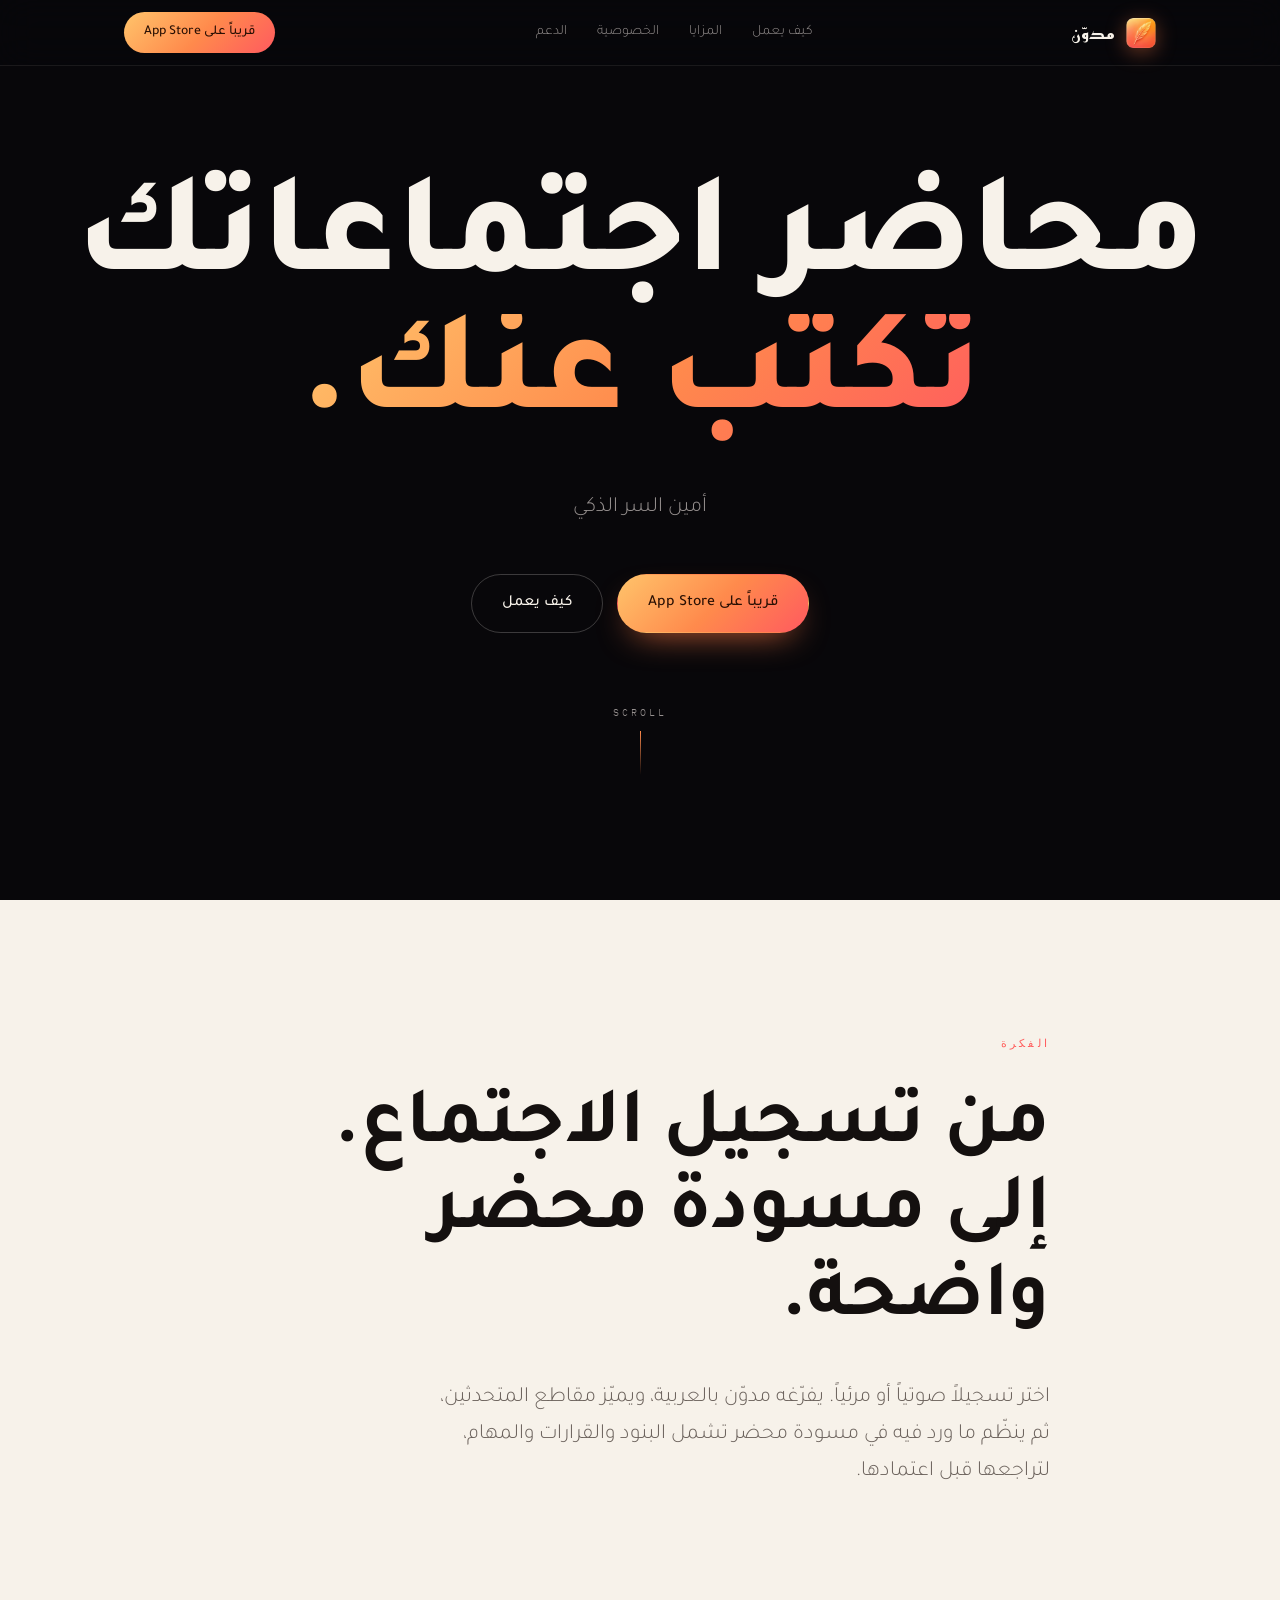
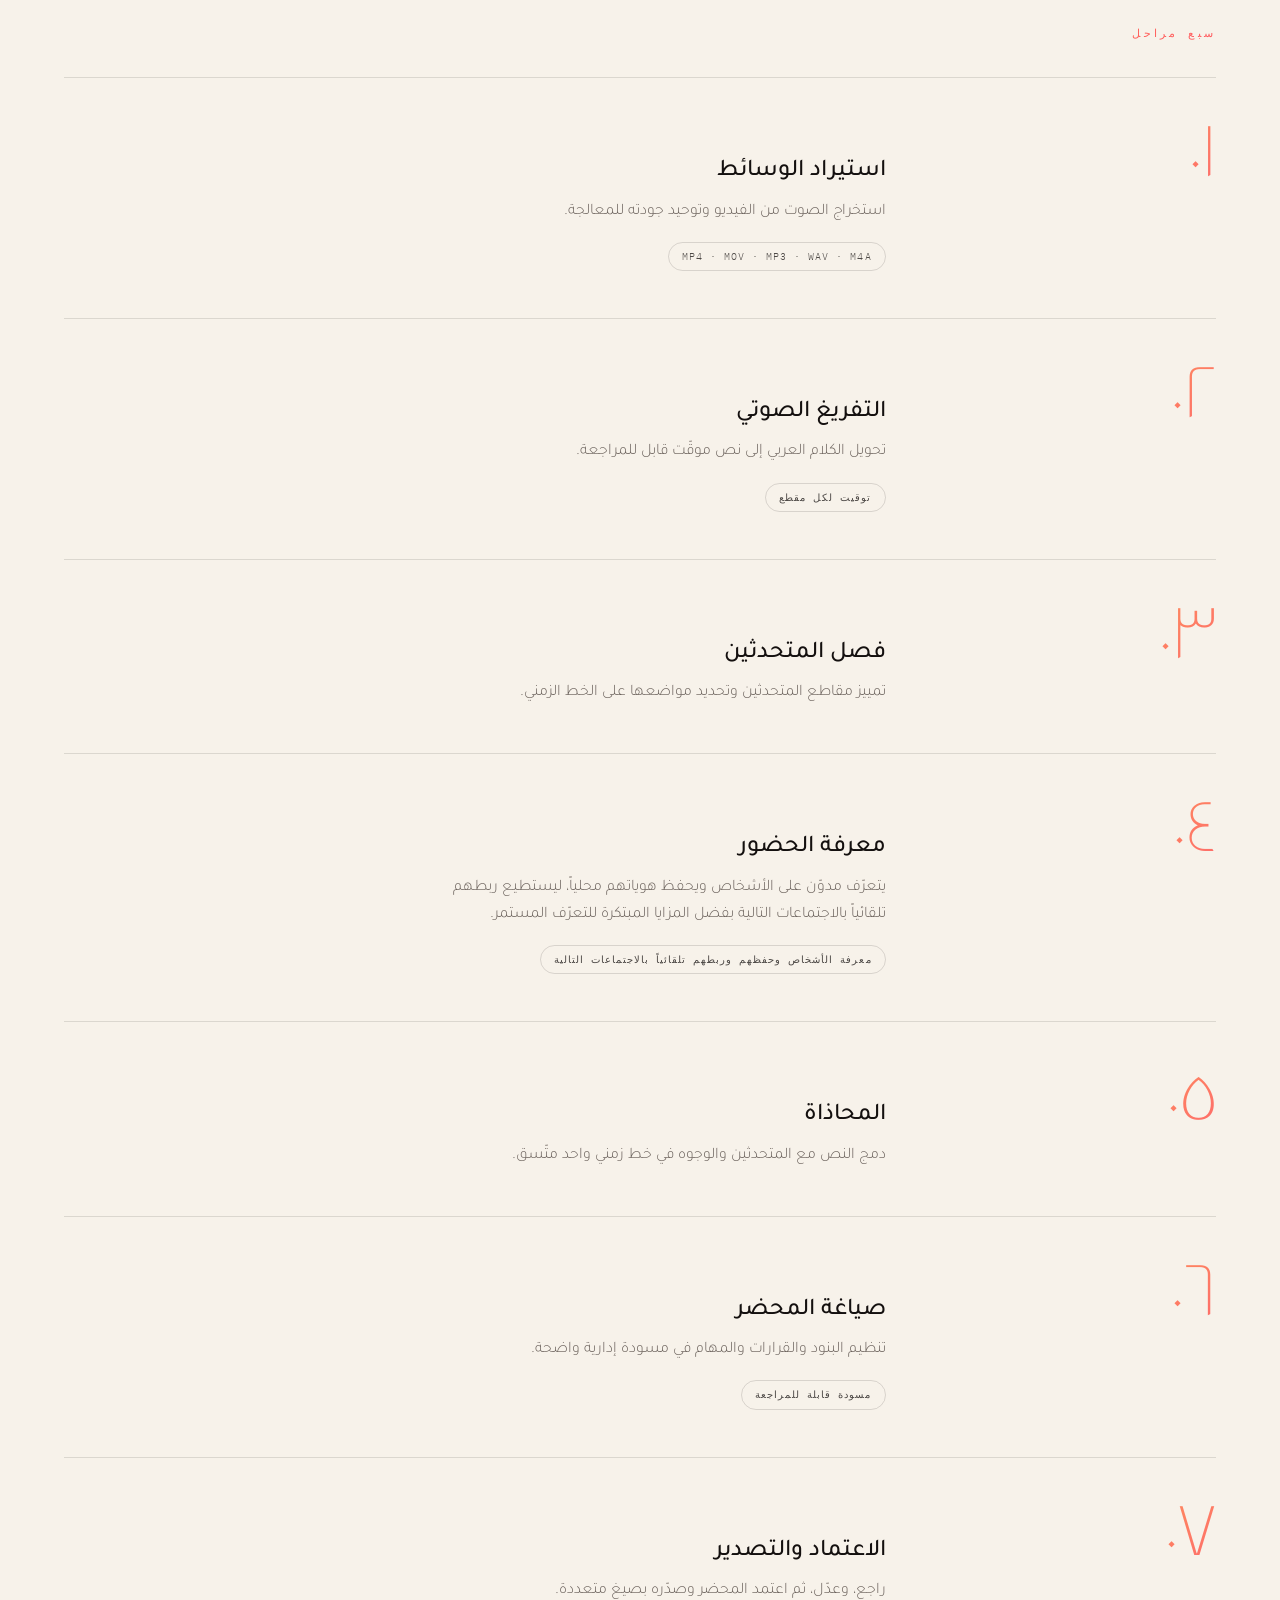
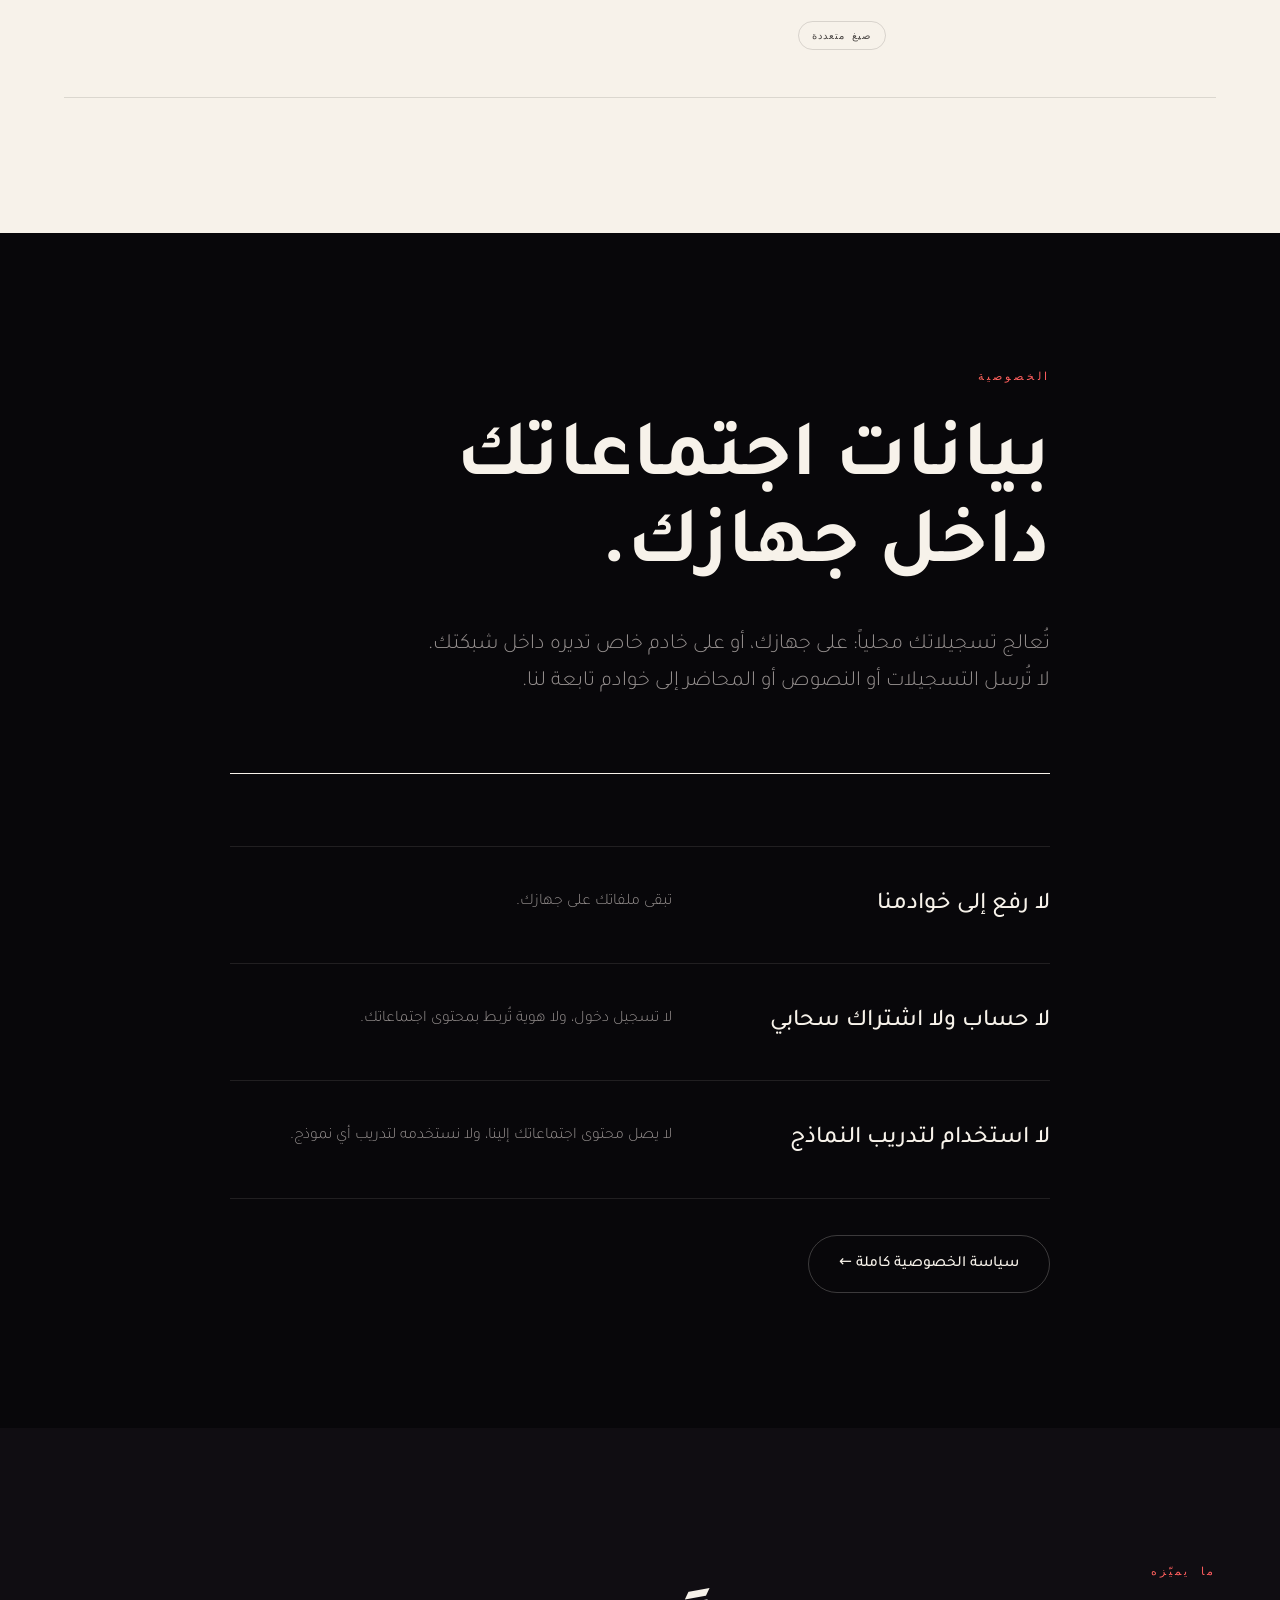
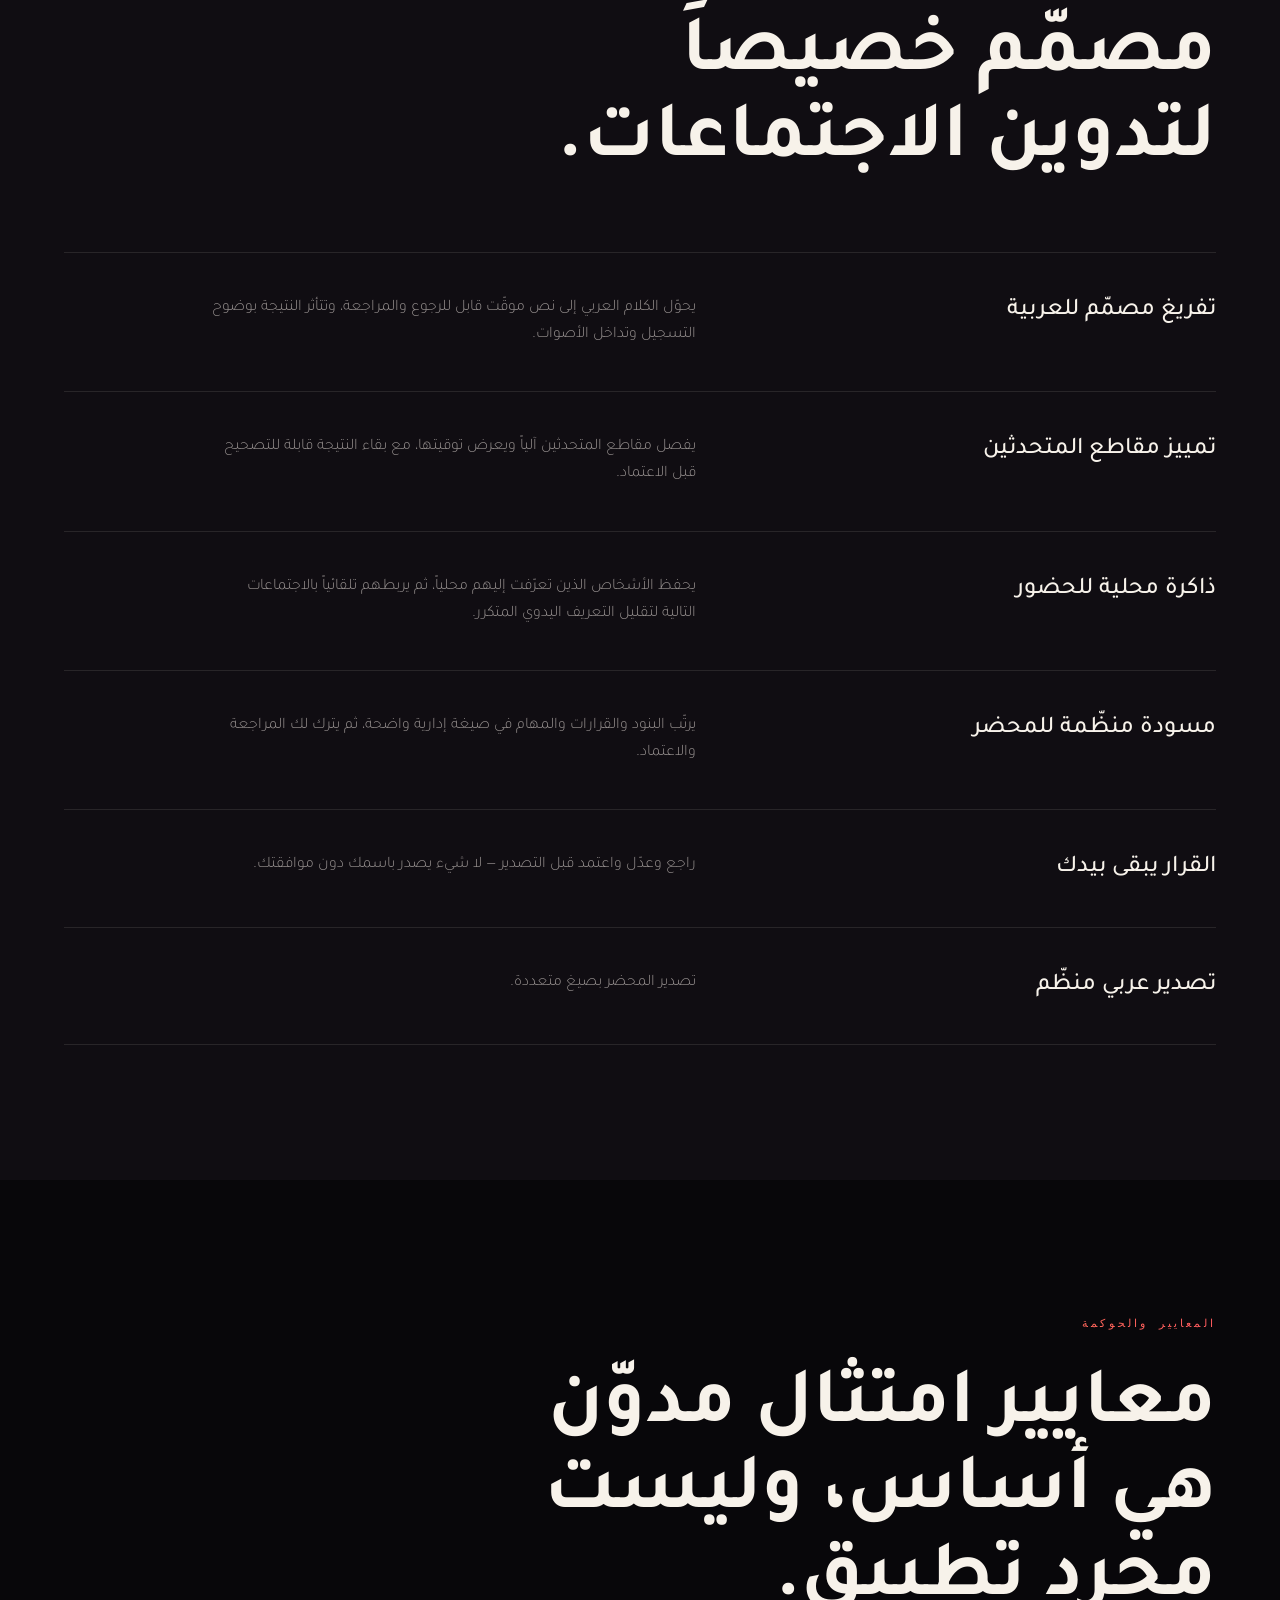
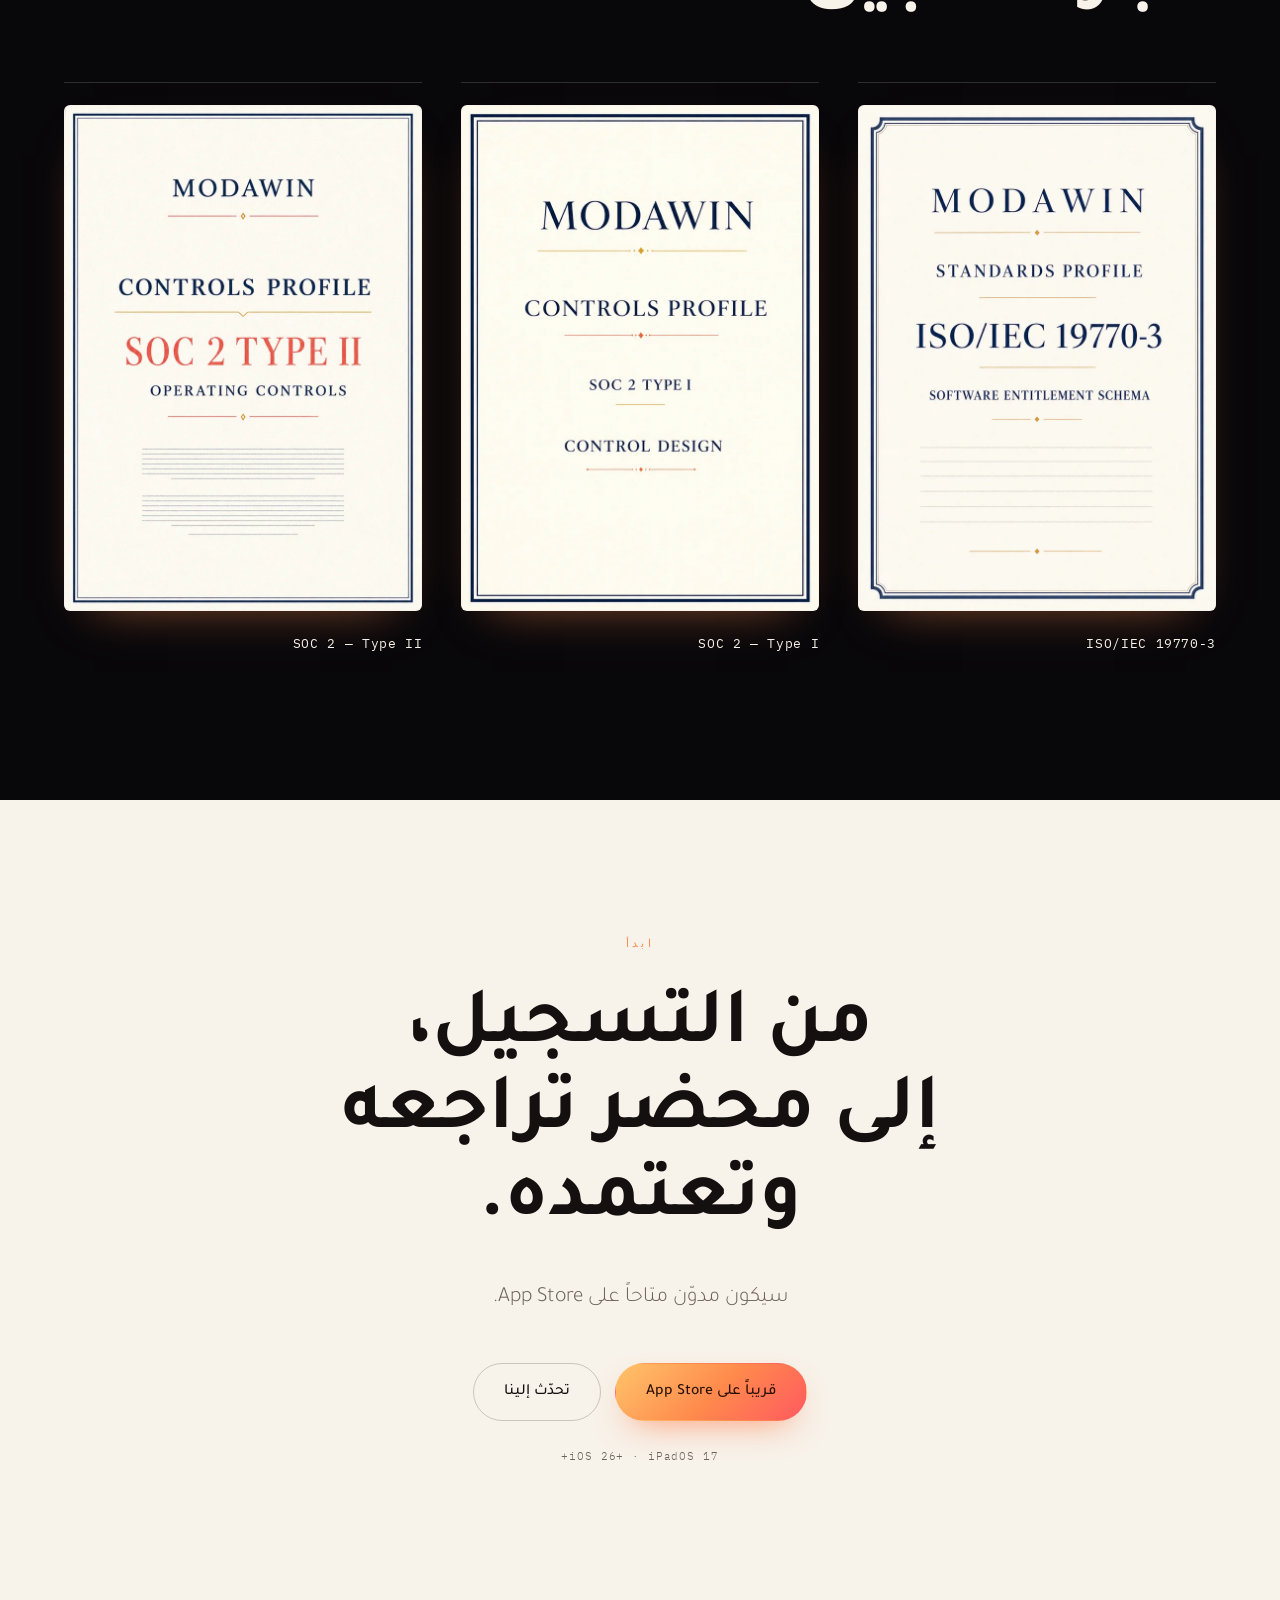
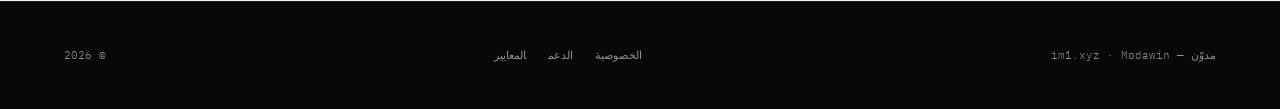
<file: index.html>
<!DOCTYPE html>
<html lang="ar" dir="rtl">
<head>
<meta charset="utf-8">
<meta name="viewport" content="width=device-width, initial-scale=1">
<title>مدوّن — محاضر اجتماعاتك تكتب عنك.</title>
<meta name="description" content="مدوّن يحوّل تسجيلات الاجتماعات إلى محاضر عربية منظّمة قابلة للمراجعة والتصدير بصيغ متعددة، بمعالجة محلية على جهازك أو خادمك الخاص.">
<meta property="og:title" content="مدوّن — محاضر اجتماعاتك تكتب عنك.">
<meta property="og:description" content="محاضر عربية منظّمة، تُعالج محلياً على جهازك أو خادمك الخاص.">
<meta property="og:type" content="website">
<meta property="og:url" content="https://im1.xyz/">
<meta property="og:locale" content="ar_SA">
<meta property="og:image" content="https://im1.xyz/icon-512.png">
<meta name="twitter:card" content="summary_large_image">
<meta name="theme-color" content="#08070A">
<link rel="canonical" href="https://im1.xyz/">
<link rel="icon" type="image/png" sizes="64x64" href="icon-64.png">
<link rel="icon" type="image/png" sizes="192x192" href="icon-192.png">
<link rel="apple-touch-icon" href="apple-touch-icon.png">
<link rel="preconnect" href="https://fonts.googleapis.com">
<link rel="preconnect" href="https://fonts.gstatic.com" crossorigin>
<link href="https://fonts.googleapis.com/css2?family=Tajawal:wght@200;300;400;500;700;800&family=Reem+Kufi:wght@500;600&family=IBM+Plex+Mono:wght@400&display=swap" rel="stylesheet">
<script type="application/ld+json">
{"@context":"https://schema.org","@type":"SoftwareApplication","name":"مدوّن","alternateName":"Modawin",
"applicationCategory":"BusinessApplication","operatingSystem":"iOS 26+, iPadOS 17+","inLanguage":"ar",
"url":"https://im1.xyz/","image":"https://im1.xyz/icon-512.png",
"description":"أمين السر الذكي لتفريغ الاجتماعات وصياغة محاضر عربية منظّمة قابلة للمراجعة والتصدير بصيغ متعددة."}
</script>
<style>
:root{
  --void:#08070A; --void-2:#100D12; --cream:#F7F2EA; --cream-2:#EDE5D9;
  --on-dark:#F7F2EA; --on-dark-dim:#96908F; --on-light:#14100F; --on-light-dim:#6B625C;
  --flame-1:#FFC46B; --flame-2:#FF8A4C; --flame-3:#FF5A5F;
  --grad:linear-gradient(135deg,var(--flame-1),var(--flame-2) 52%,var(--flame-3));
  --sans:"Tajawal",system-ui,sans-serif; --kufi:"Reem Kufi",serif; --mono:"IBM Plex Mono",monospace;
  --pad:clamp(22px,5vw,64px);
}
*{box-sizing:border-box;margin:0;padding:0}
html{scroll-behavior:smooth;-webkit-text-size-adjust:100%}
body{background:var(--void);color:var(--on-dark);font-family:var(--sans);font-weight:300;
  line-height:1.7;-webkit-font-smoothing:antialiased;overflow-x:hidden}
.ltr{direction:ltr;unicode-bidi:isolate;display:inline-block}
.flame{background:var(--grad);-webkit-background-clip:text;background-clip:text;color:transparent}

/* ── chapters: full-bleed bands that alternate ground ── */
.band{padding-inline:var(--pad);padding-block:clamp(96px,15vh,190px);position:relative;overflow:hidden}
.band.dark{background:var(--void);color:var(--on-dark)}
.band.deep{background:var(--void-2);color:var(--on-dark)}
.band.light{background:var(--cream);color:var(--on-light)}
.band.light .dim{color:var(--on-light-dim)} .dim{color:var(--on-dark-dim)}
.inner{max-width:1160px;margin-inline:auto;width:100%}
.narrow{max-width:820px}

/* ── type scale ── */
.eyebrow{font-family:var(--mono);font-size:.66rem;letter-spacing:.3em;text-transform:uppercase;
  display:block;margin-bottom:clamp(20px,3vw,34px);opacity:.85}
h1{font-family:var(--sans);font-weight:800;font-size:clamp(3.2rem,11.5vw,9rem);line-height:.96;
  letter-spacing:-.005em}
h2{font-family:var(--sans);font-weight:700;font-size:clamp(2.2rem,6.6vw,5rem);line-height:1.08}
h3{font-family:var(--sans);font-weight:500;font-size:clamp(1.15rem,2vw,1.5rem);line-height:1.35}
.lede{font-size:clamp(1.05rem,1.8vw,1.35rem);font-weight:300;max-width:46ch;margin-top:clamp(22px,3vw,34px)}
.tiny{font-family:var(--mono);font-size:.68rem;letter-spacing:.08em}

/* ── nav ── */
nav{position:fixed;inset-block-start:0;inset-inline:0;z-index:80;backdrop-filter:blur(18px) saturate(160%);
  background:rgba(8,7,10,.72);border-bottom:1px solid rgba(247,242,234,.08);transition:background .4s,border-color .4s}
.nav-in{max-width:1160px;margin-inline:auto;padding:12px var(--pad);display:flex;align-items:center;justify-content:space-between;gap:18px}
.brand{display:flex;align-items:center;gap:11px;text-decoration:none;color:inherit}
.brand img{width:30px;height:30px;filter:drop-shadow(0 4px 10px rgba(255,122,69,.4))}
.brand b{font-family:var(--kufi);font-weight:600;font-size:1.18rem}
.nav-links{display:flex;gap:30px}
.nav-links a{color:var(--on-dark-dim);text-decoration:none;font-size:.88rem;transition:color .3s}
.nav-links a:hover{color:var(--on-dark)}
@media(max-width:880px){.nav-links{display:none}}
.pill{font-size:.85rem;font-weight:500;padding:9px 20px;border-radius:999px;text-decoration:none;
  background:var(--grad);color:#2A1004;transition:transform .25s cubic-bezier(.2,.7,.3,1),box-shadow .3s;white-space:nowrap}
.pill:hover{transform:translateY(-1px);box-shadow:0 12px 26px -12px rgba(255,122,69,.85)}

/* ── hero ── */
.hero{min-height:100svh;display:grid;align-content:center;padding-block:clamp(120px,18vh,190px) clamp(70px,12vh,120px);text-align:center}
.hero .inner{display:grid;justify-items:center}
.hero .eyebrow{margin-bottom:clamp(24px,3.5vw,38px)}
.hero h1{max-width:14ch}
.hero .lede{margin-inline:auto;text-align:center}
.hero .cta{display:flex;gap:14px;flex-wrap:wrap;justify-content:center;margin-top:clamp(34px,4vw,48px)}
.btn{display:inline-flex;align-items:center;gap:10px;padding:15px 30px;border-radius:999px;font-weight:500;
  font-size:.97rem;text-decoration:none;border:1px solid transparent;
  transition:transform .25s cubic-bezier(.2,.7,.3,1),box-shadow .3s,border-color .3s,color .3s}
.btn-1{background:var(--grad);color:#2A1004;box-shadow:0 14px 34px -16px rgba(255,122,69,.9)}
.btn-1:hover{transform:translateY(-2px);box-shadow:0 22px 48px -18px rgba(255,122,69,1)}
.btn-2{border-color:rgba(247,242,234,.22);color:var(--on-dark)}
.btn-2:hover{border-color:var(--flame-2);color:var(--flame-1);transform:translateY(-2px)}
.band.light .btn-2{border-color:rgba(20,16,15,.2);color:var(--on-light)}
.scrollcue{margin-top:clamp(50px,8vh,90px);font-family:var(--mono);font-size:.6rem;letter-spacing:.3em;
  color:var(--on-dark-dim);display:grid;justify-items:center;gap:10px}
.scrollcue span.line{width:1px;height:44px;background:linear-gradient(var(--flame-2),transparent);animation:drop 2.4s ease-in-out infinite}
@keyframes drop{0%{transform:scaleY(0);transform-origin:top}50%{transform:scaleY(1);transform-origin:top}
  51%{transform-origin:bottom}100%{transform:scaleY(0);transform-origin:bottom}}
.aura{position:absolute;inset-inline-start:50%;top:38%;translate:-50% -50%;width:min(940px,120vw);aspect-ratio:1;
  background:radial-gradient(circle,rgba(255,138,76,.18),transparent 62%);filter:blur(40px);pointer-events:none;z-index:-1}

/* ── reveal ── */
.rv{opacity:0;transform:translateY(30px);transition:opacity .9s cubic-bezier(.2,.7,.3,1),transform .9s cubic-bezier(.2,.7,.3,1)}
.rv.in{opacity:1;transform:none}
.rv[data-d="1"]{transition-delay:.09s}.rv[data-d="2"]{transition-delay:.18s}
.rv[data-d="3"]{transition-delay:.27s}.rv[data-d="4"]{transition-delay:.36s}

/* ── statement band ── */
.statement h2{max-width:16ch}
.statement .lede{max-width:52ch}
.rule{height:1px;background:currentColor;opacity:.14;margin-block:clamp(44px,6vw,72px)}

/* ── pipeline chapters ── */
.chapter{display:grid;grid-template-columns:minmax(120px,.34fr) 1fr;gap:clamp(20px,4vw,60px);
  align-items:baseline;padding-block:clamp(30px,4vw,46px);border-top:1px solid rgba(20,16,15,.12)}
.chapter:last-child{border-bottom:1px solid rgba(20,16,15,.12)}
.chapter .num{font-family:var(--sans);font-weight:200;font-size:clamp(2.6rem,7vw,5.4rem);line-height:.9;
  background:var(--grad);-webkit-background-clip:text;background-clip:text;color:transparent;opacity:.9}
.chapter .body p{margin-top:10px;max-width:52ch}
.chapter .tag{display:inline-block;margin-top:16px;font-family:var(--mono);font-size:.63rem;letter-spacing:.1em;
  border:1px solid rgba(20,16,15,.18);border-radius:999px;padding:5px 13px;opacity:.75}
@media(max-width:660px){.chapter{grid-template-columns:1fr;gap:6px}}

/* ── feature rows ── */
.rows{display:grid;gap:0}
.frow{display:grid;grid-template-columns:1fr 1.35fr;gap:clamp(18px,4vw,60px);padding-block:clamp(28px,3.5vw,42px);
  border-top:1px solid rgba(247,242,234,.1);align-items:start}
.frow:last-child{border-bottom:1px solid rgba(247,242,234,.1)}
.frow h3{font-weight:500}
.frow p{max-width:54ch}
@media(max-width:700px){.frow{grid-template-columns:1fr;gap:8px}}

/* ── standards ── */
.std{display:grid;grid-template-columns:repeat(3,1fr);gap:clamp(18px,3vw,42px);margin-top:clamp(34px,5vw,56px)}
@media(max-width:820px){.std{grid-template-columns:1fr}}
.std .item{padding-top:22px;border-top:1px solid rgba(247,242,234,.16)}
.std-art{display:block;width:100%;height:auto;object-fit:contain;border-radius:6px;
  border:1px solid rgba(247,242,234,.12);margin-bottom:22px;background:#F7F2EA;box-shadow:0 20px 48px -30px rgba(255,138,76,.65)}
.std h4{font-family:var(--mono);font-size:.8rem;letter-spacing:.05em;font-weight:400;margin-bottom:10px}

/* ── closing ── */
.closing{text-align:center}
.closing h2{max-width:15ch;margin-inline:auto}
.closing .cta{display:flex;gap:14px;justify-content:center;flex-wrap:wrap;margin-top:clamp(32px,4vw,46px)}

footer{background:var(--void);padding:44px var(--pad);border-top:1px solid rgba(247,242,234,.08)}
.foot-in{max-width:1160px;margin-inline:auto;display:flex;justify-content:space-between;gap:20px;flex-wrap:wrap;
  align-items:center;font-family:var(--mono);font-size:.7rem;color:var(--on-dark-dim)}
.foot-in a{color:var(--on-dark-dim);text-decoration:none;margin-inline-start:22px}
.foot-in a:hover{color:var(--flame-1)}
:focus-visible{outline:2px solid var(--flame-2);outline-offset:4px}
@media(prefers-reduced-motion:reduce){*{animation:none!important;transition-duration:.001s!important}.rv{opacity:1;transform:none}}
</style>
</head>
<body>

<nav id="nav">
  <div class="nav-in">
    <a class="brand" href="/"><img src="icon-192.png" alt="مدوّن" width="32" height="32"><b>مدوّن</b></a>
    <div class="nav-links">
      <a href="#how">كيف يعمل</a>
      <a href="#what">المزايا</a>
      <a href="#privacy">الخصوصية</a>
      <a href="support.html">الدعم</a>
    </div>
    <a class="pill appstore" href="#get">حمّل التطبيق</a>
  </div>
</nav>

<!-- ① opening -->
<section class="band dark hero">
  <span class="aura"></span>
  <div class="inner">
    <h1 class="rv" data-d="1">محاضر اجتماعاتك<br><span class="flame">تكتب عنك.</span></h1>
    <p class="lede dim rv" data-d="2">أمين السر الذكي</p>
    <div class="cta rv" data-d="3">
      <a class="btn btn-1 appstore" href="#">تحميل من App Store</a>
      <a class="btn btn-2" href="#how">كيف يعمل</a>
    </div>
    <div class="scrollcue rv" data-d="4"><span>SCROLL</span><span class="line"></span></div>
  </div>
</section>

<!-- ② the promise -->
<section class="band light statement">
  <div class="inner narrow">
    <span class="eyebrow flame rv">الفكرة</span>
    <h2 class="rv" data-d="1">من تسجيل الاجتماع.<br>إلى مسودة محضر واضحة.</h2>
    <p class="lede dim rv" data-d="2">
      اختر تسجيلاً صوتياً أو مرئياً. يفرّغه مدوّن بالعربية، ويميّز مقاطع المتحدثين،
      ثم ينظّم ما ورد فيه في مسودة محضر تشمل البنود والقرارات والمهام، لتراجعها قبل اعتمادها.
    </p>
  </div>
</section>

<!-- ③ pipeline -->
<section class="band light" id="how" style="padding-block-start:0">
  <div class="inner">
    <span class="eyebrow flame rv">سبع مراحل</span>
    <div class="chapter rv"><div class="num">٠١</div><div class="body"><h3>استيراد الوسائط</h3><p class="dim">استخراج الصوت من الفيديو وتوحيد جودته للمعالجة.</p><span class="tag ltr">MP4 · MOV · MP3 · WAV · M4A</span></div></div>
    <div class="chapter rv"><div class="num">٠٢</div><div class="body"><h3>التفريغ الصوتي</h3><p class="dim">تحويل الكلام العربي إلى نص موقّت قابل للمراجعة.</p><span class="tag">توقيت لكل مقطع</span></div></div>
    <div class="chapter rv"><div class="num">٠٣</div><div class="body"><h3>فصل المتحدثين</h3><p class="dim">تمييز مقاطع المتحدثين وتحديد مواضعها على الخط الزمني.</p></div></div>
    <div class="chapter rv"><div class="num">٠٤</div><div class="body"><h3>معرفة الحضور</h3><p class="dim">يتعرّف مدوّن على الأشخاص ويحفظ هوياتهم محلياً، ليستطيع ربطهم تلقائياً بالاجتماعات التالية بفضل المزايا المبتكرة للتعرّف المستمر.</p><span class="tag">معرفة الأشخاص وحفظهم وربطهم تلقائياً بالاجتماعات التالية</span></div></div>
    <div class="chapter rv"><div class="num">٠٥</div><div class="body"><h3>المحاذاة</h3><p class="dim">دمج النص مع المتحدثين والوجوه في خط زمني واحد متّسق.</p></div></div>
    <div class="chapter rv"><div class="num">٠٦</div><div class="body"><h3>صياغة المحضر</h3><p class="dim">تنظيم البنود والقرارات والمهام في مسودة إدارية واضحة.</p><span class="tag">مسودة قابلة للمراجعة</span></div></div>
    <div class="chapter rv"><div class="num">٠٧</div><div class="body"><h3>الاعتماد والتصدير</h3><p class="dim">راجع، وعدّل، ثم اعتمد المحضر وصدّره بصيغ متعددة.</p><span class="tag">صيغ متعددة</span></div></div>
  </div>
</section>

<!-- ④ privacy -->
<section class="band dark statement" id="privacy">
  <div class="inner narrow">
    <span class="eyebrow flame rv">الخصوصية</span>
    <h2 class="rv" data-d="1">بيانات اجتماعاتك<br>داخل جهازك.</h2>
    <p class="lede dim rv" data-d="2">
      تُعالج تسجيلاتك محلياً: على جهازك، أو على خادم خاص تديره داخل شبكتك.
      لا تُرسل التسجيلات أو النصوص أو المحاضر إلى خوادم تابعة لنا.
    </p>
    <div class="rule rv"></div>
    <div class="rows">
      <div class="frow rv"><h3>لا رفع إلى خوادمنا</h3><p class="dim">تبقى ملفاتك على جهازك.</p></div>
      <div class="frow rv"><h3>لا حساب ولا اشتراك سحابي</h3><p class="dim">لا تسجيل دخول، ولا هوية تُربط بمحتوى اجتماعاتك.</p></div>
      <div class="frow rv"><h3>لا استخدام لتدريب النماذج</h3><p class="dim">لا يصل محتوى اجتماعاتك إلينا، ولا نستخدمه لتدريب أي نموذج.</p></div>
    </div>
    <p style="margin-top:36px"><a class="btn btn-2" href="privacy.html">سياسة الخصوصية كاملة ←</a></p>
  </div>
</section>

<!-- ⑤ features -->
<section class="band deep" id="what">
  <div class="inner">
    <span class="eyebrow flame rv">ما يميّزه</span>
    <h2 class="rv" data-d="1" style="max-width:18ch">مصمّم خصيصاً<br>لتدوين الاجتماعات.</h2>
    <div class="rows" style="margin-top:clamp(40px,5vw,64px)">
      <div class="frow rv"><h3>تفريغ مصمّم للعربية</h3><p class="dim">يحوّل الكلام العربي إلى نص موقّت قابل للرجوع والمراجعة، وتتأثر النتيجة بوضوح التسجيل وتداخل الأصوات.</p></div>
      <div class="frow rv"><h3>تمييز مقاطع المتحدثين</h3><p class="dim">يفصل مقاطع المتحدثين آلياً ويعرض توقيتها، مع بقاء النتيجة قابلة للتصحيح قبل الاعتماد.</p></div>
      <div class="frow rv"><h3>ذاكرة محلية للحضور</h3><p class="dim">يحفظ الأشخاص الذين تعرّفت إليهم محلياً، ثم يربطهم تلقائياً بالاجتماعات التالية لتقليل التعريف اليدوي المتكرر.</p></div>
      <div class="frow rv"><h3>مسودة منظّمة للمحضر</h3><p class="dim">يرتّب البنود والقرارات والمهام في صيغة إدارية واضحة، ثم يترك لك المراجعة والاعتماد.</p></div>
      <div class="frow rv"><h3>القرار يبقى بيدك</h3><p class="dim">راجع وعدّل واعتمد قبل التصدير — لا شيء يصدر باسمك دون موافقتك.</p></div>
      <div class="frow rv"><h3>تصدير عربي منظّم</h3><p class="dim">تصدير المحضر بصيغ متعددة.</p></div>
    </div>
  </div>
</section>

<!-- ⑥ standards -->
<section class="band dark" id="trust">
  <div class="inner">
    <span class="eyebrow flame rv">المعايير والحوكمة</span>
    <h2 class="rv" data-d="1" style="max-width:18ch">معايير امتثال مدوّن<br>هي أساس، وليست مجرد تطبيق.</h2>
    <div class="std">
      <div class="item rv"><img class="std-art" src="certificate-iso19770.webp" alt="وثيقة معيار ISO/IEC 19770-3 لمدوّن" width="720" height="1018" loading="lazy" decoding="async"><h4 class="ltr">ISO/IEC 19770-3</h4></div>
      <div class="item rv" data-d="1"><img class="std-art" src="certificate-soc2-type1.webp" alt="وثيقة معيار SOC 2 Type I لمدوّن" width="720" height="1018" loading="lazy" decoding="async"><h4 class="ltr">SOC 2 — Type I</h4></div>
      <div class="item rv" data-d="2"><img class="std-art" src="certificate-soc2-type2.webp" alt="وثيقة معيار SOC 2 Type II لمدوّن" width="720" height="1018" loading="lazy" decoding="async"><h4 class="ltr">SOC 2 — Type II</h4></div>
    </div>
  </div>
</section>

<!-- ⑦ close -->
<section class="band light closing" id="get">
  <div class="inner">
    <span class="eyebrow flame rv">ابدأ</span>
    <h2 class="rv" data-d="1">من التسجيل،<br>إلى محضر تراجعه وتعتمده.</h2>
    <p class="lede dim rv" data-d="2" style="margin-inline:auto">سيكون مدوّن متاحاً على App Store.</p>
    <div class="cta rv" data-d="3">
      <a class="btn btn-1 appstore" href="#">تحميل من App Store</a>
      <a class="btn btn-2" href="support.html">تحدّث إلينا</a>
    </div>
    <p class="tiny dim rv" data-d="4" style="margin-top:26px">iOS 26+ · iPadOS 17+</p>
  </div>
</section>

<footer>
  <div class="foot-in">
    <span>مدوّن — Modawin · <span class="ltr">im1.xyz</span></span>
    <span><a href="privacy.html">الخصوصية</a><a href="support.html">الدعم</a><a href="#trust">المعايير</a></span>
    <span>© 2026</span>
  </div>
</footer>

<script>
/* ── set this one line when the App Store listing is live ───────────── */
const APP_STORE_URL = "";   // e.g. "https://apps.apple.com/sa/app/modawin/id0000000000"
/* ───────────────────────────────────────────────────────────────────── */
document.querySelectorAll('.appstore').forEach(a=>{
  if(APP_STORE_URL){a.href=APP_STORE_URL;a.rel='noopener';}
  else{a.href='#how';a.textContent='قريباً على App Store';}
});
const io=new IntersectionObserver((es)=>es.forEach(e=>{if(e.isIntersecting){e.target.classList.add('in');io.unobserve(e.target);}}),{threshold:.16,rootMargin:'0px 0px -8% 0px'});
document.querySelectorAll('.rv').forEach(el=>io.observe(el));
/* nav adapts to the band behind it */
const nav=document.getElementById('nav');
document.querySelectorAll('.band').forEach(b=>{
  new IntersectionObserver((es)=>es.forEach(e=>{
    if(e.isIntersecting){
      const light=e.target.classList.contains('light');
      nav.style.background=light?'rgba(247,242,234,.8)':'rgba(8,7,10,.72)';
      nav.style.borderBottomColor=light?'rgba(20,16,15,.1)':'rgba(247,242,234,.08)';
      nav.style.color=light?'#14100F':'#F7F2EA';
      nav.querySelectorAll('.nav-links a').forEach(a=>a.style.color=light?'#6B625C':'#96908F');
    }
  }),{rootMargin:'-40px 0px -94% 0px',threshold:0}).observe(b);
});
</script>
</body>
</html>
</file>
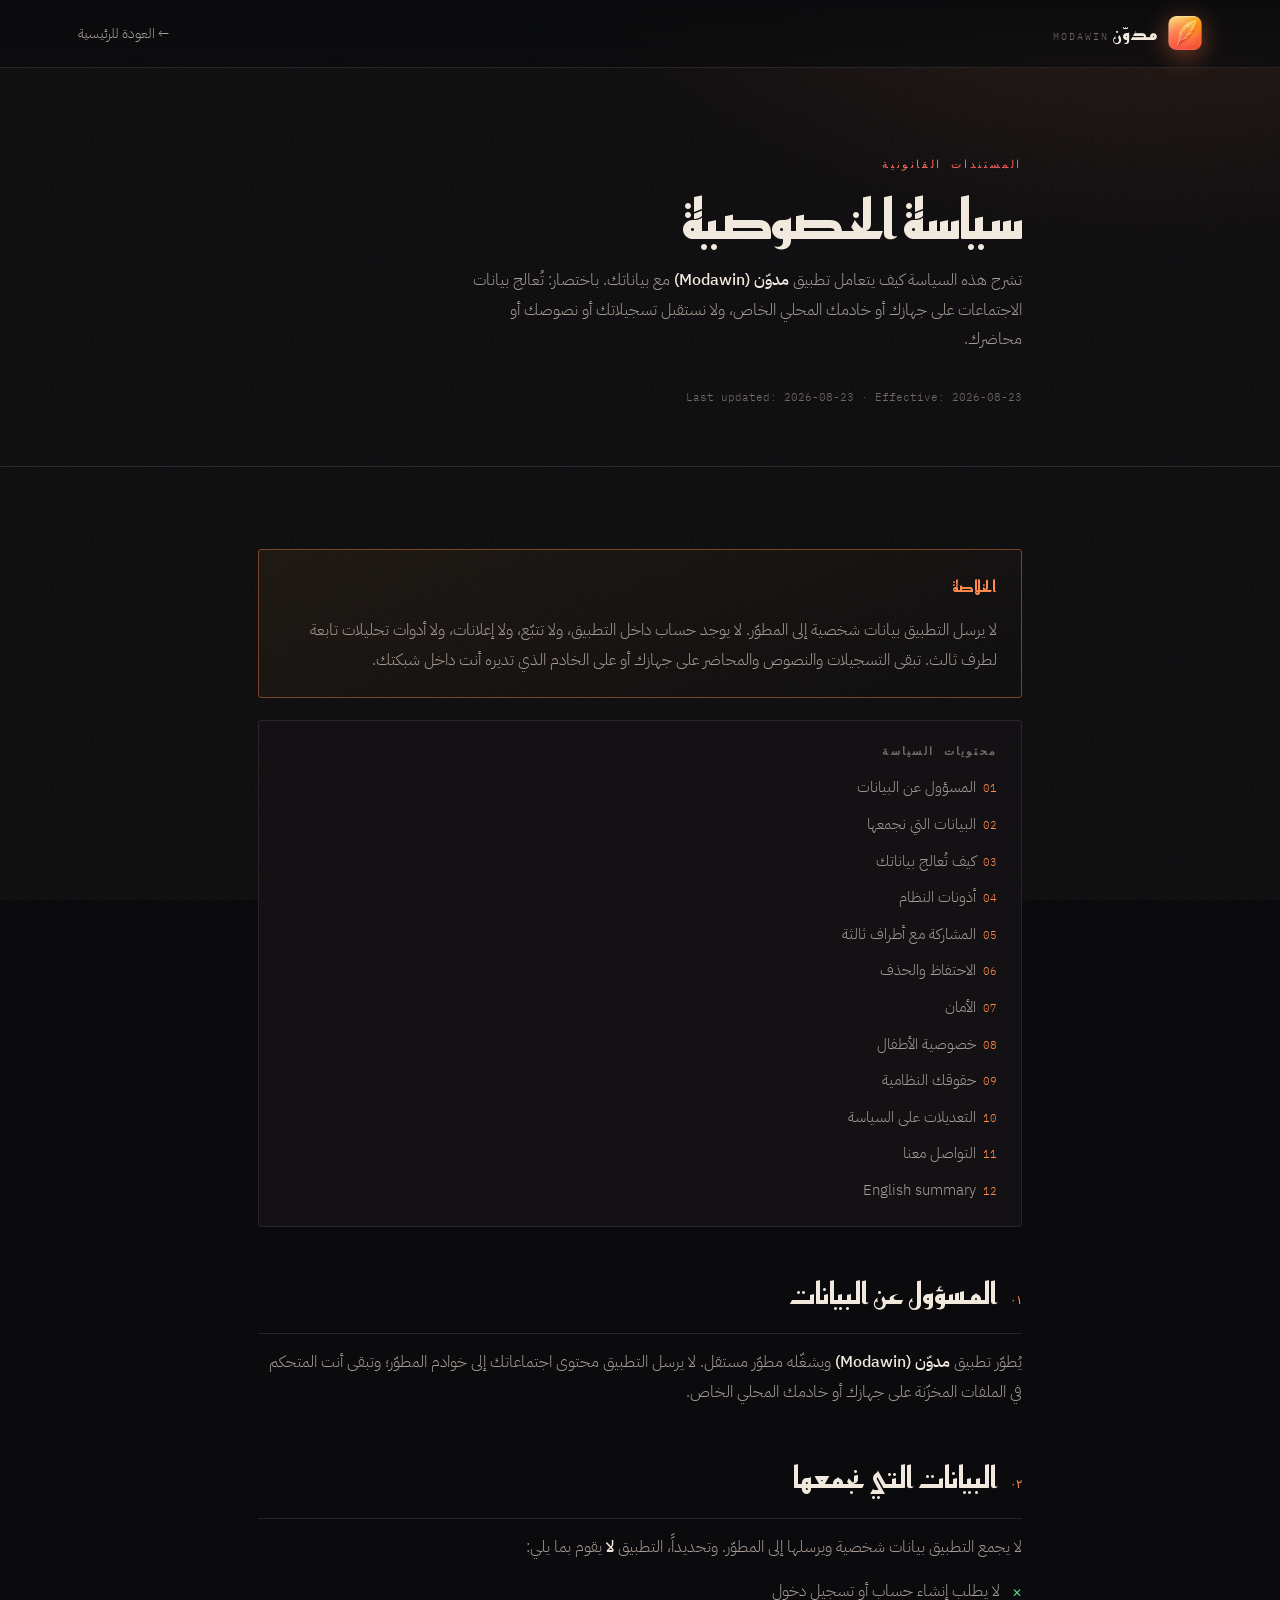
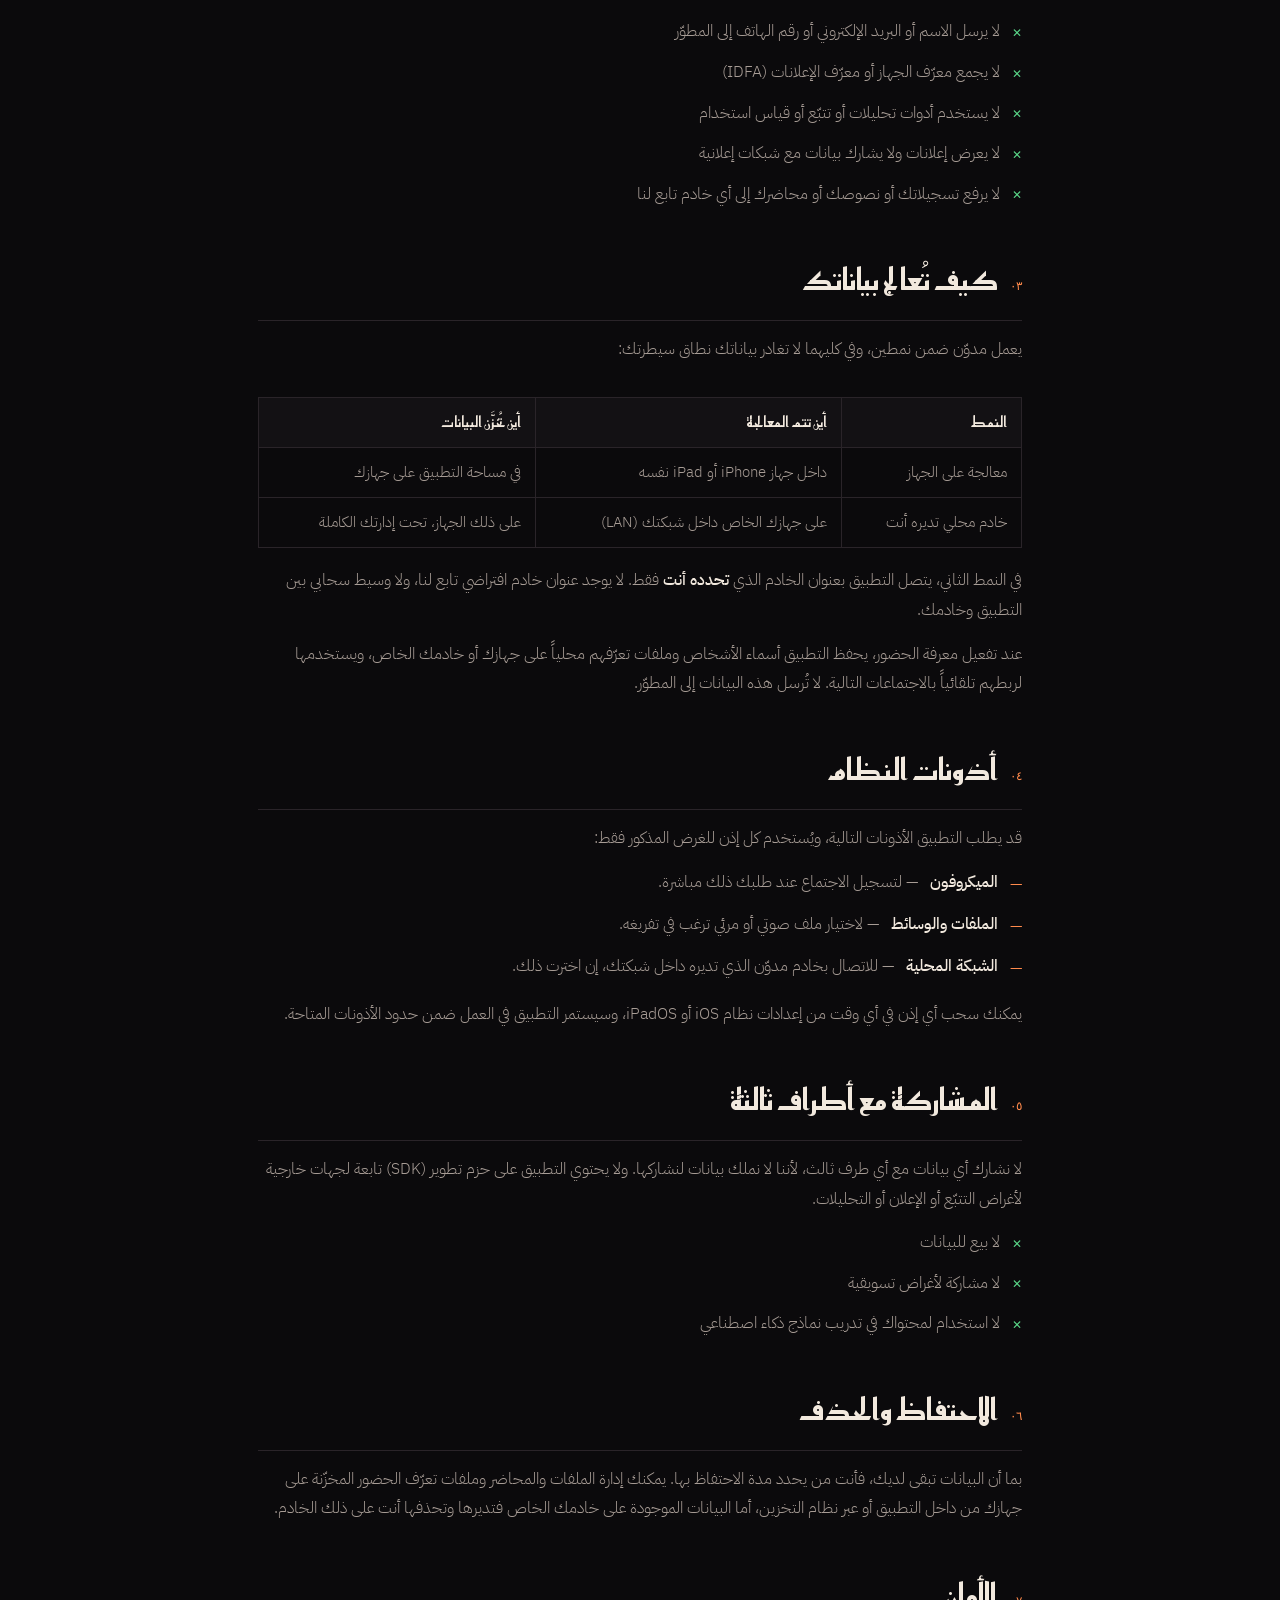
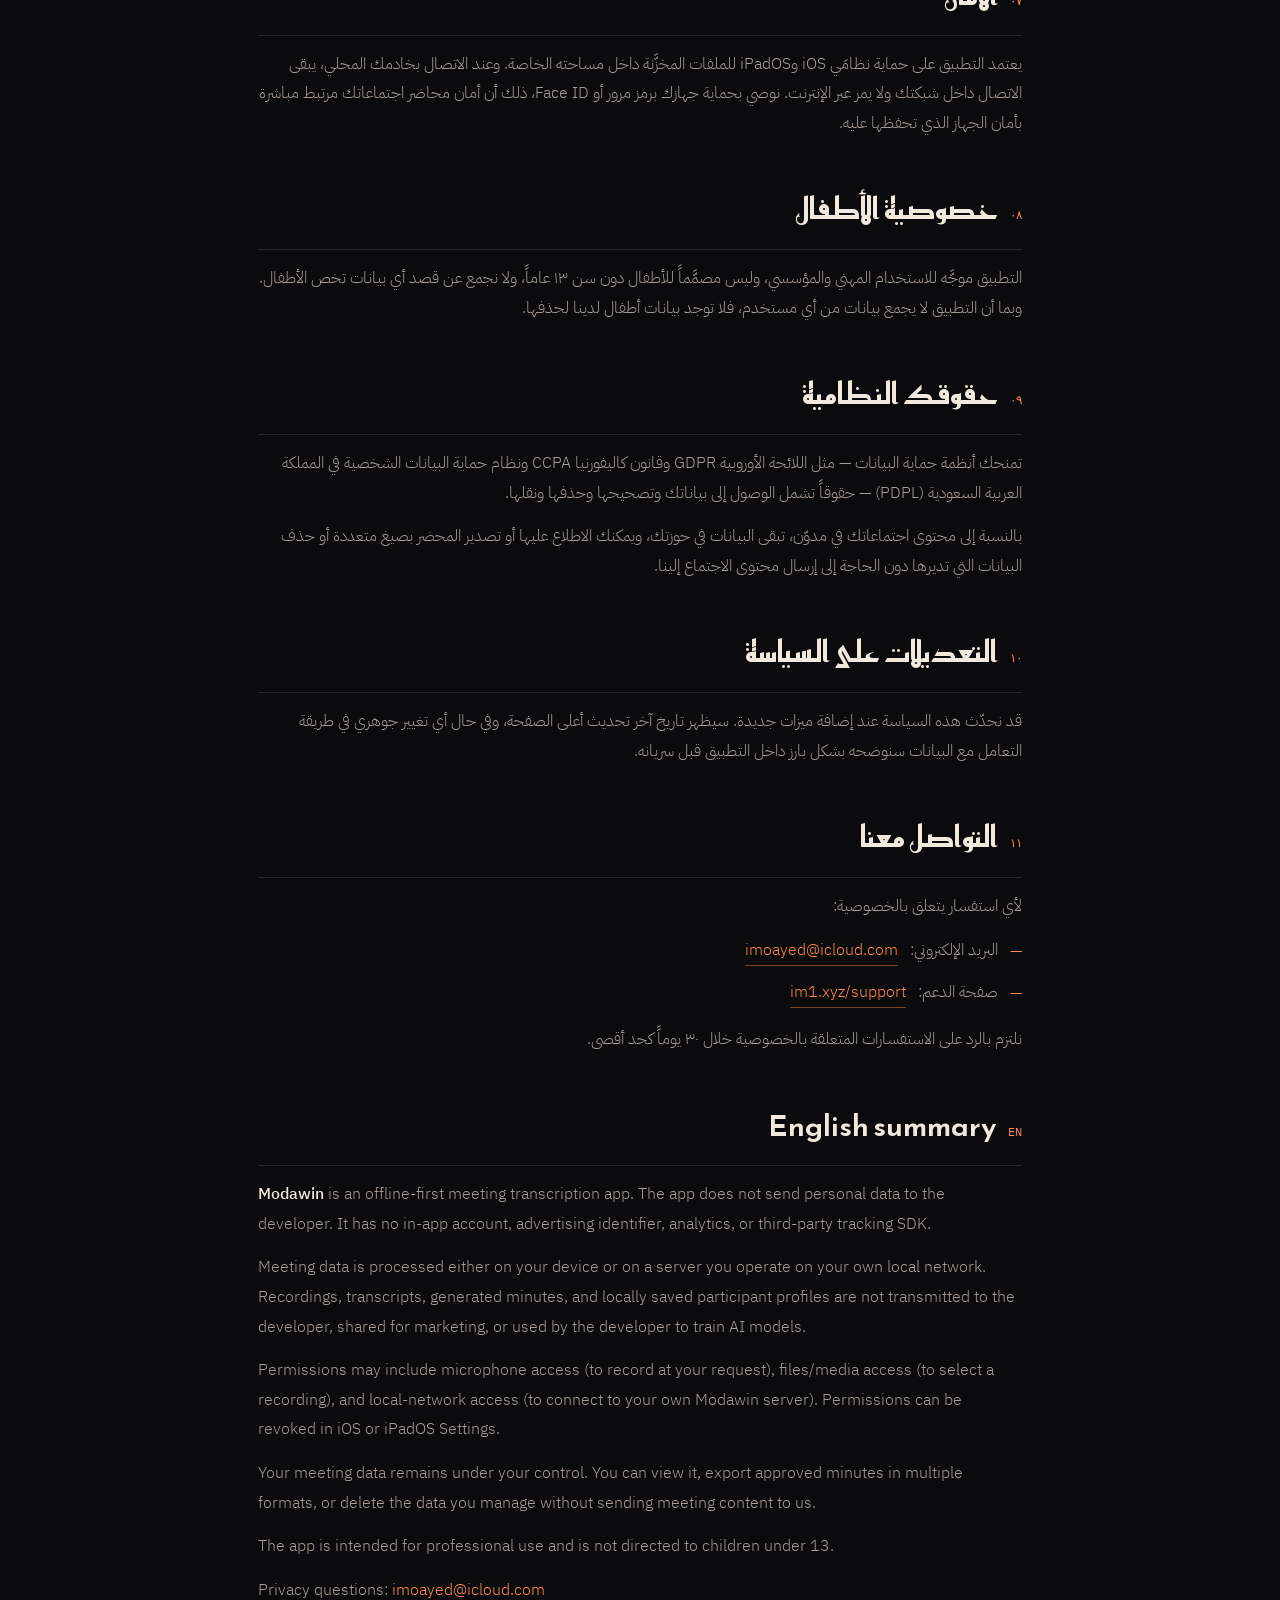
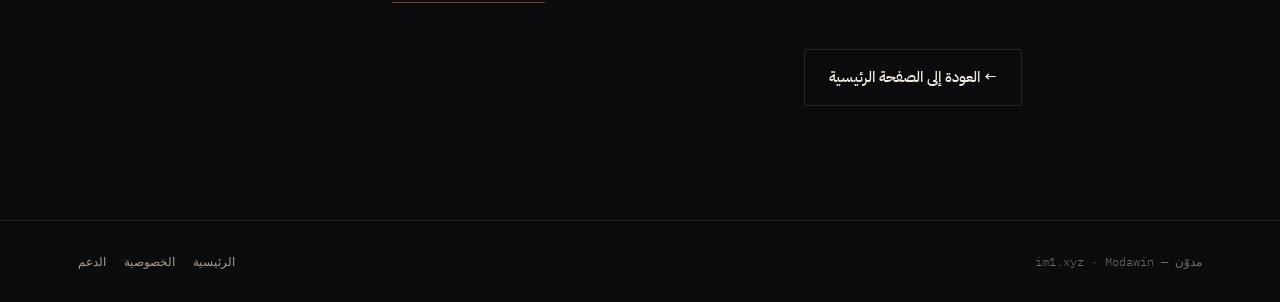
<file: privacy.html>
<!DOCTYPE html>
<html lang="ar" dir="rtl">
<head>
<meta charset="utf-8">
<meta name="viewport" content="width=device-width, initial-scale=1">
<title>سياسة الخصوصية — مدوّن</title>
<meta name="description" content="سياسة خصوصية تطبيق مدوّن: تُعالج بيانات الاجتماعات محلياً على جهازك أو خادمك الخاص، ولا تُرسل إلى خوادم المطوّر.">
<meta name="theme-color" content="#0B0A0C">
<link rel="canonical" href="https://im1.xyz/privacy.html">
<link rel="icon" type="image/png" sizes="64x64" href="icon-64.png">
<link rel="apple-touch-icon" href="apple-touch-icon.png">
<link rel="preconnect" href="https://fonts.googleapis.com">
<link rel="preconnect" href="https://fonts.gstatic.com" crossorigin>
<link href="https://fonts.googleapis.com/css2?family=Reem+Kufi:wght@400..700&family=IBM+Plex+Sans+Arabic:wght@300;400;500;600&family=IBM+Plex+Mono:wght@400&display=swap" rel="stylesheet">
<link rel="stylesheet" href="style.css">
</head>
<body>

<nav>
  <div class="nav-in">
    <a class="brand" href="index.html">
      <div class="mark"><img src="icon-192.png" alt="شعار مدوّن" width="36" height="36"></div>
      <div><b>مدوّن</b> <em>Modawin</em></div>
    </a>
    <a class="back" href="index.html">← العودة للرئيسية</a>
  </div>
</nav>

<header class="page">
  <div class="wrap">
    <span class="kicker">المستندات القانونية</span>
    <h1>سياسة الخصوصية</h1>
    <p class="sub">تشرح هذه السياسة كيف يتعامل تطبيق <strong>مدوّن (Modawin)</strong> مع بياناتك. باختصار: تُعالج بيانات الاجتماعات على جهازك أو خادمك المحلي الخاص، ولا نستقبل تسجيلاتك أو نصوصك أو محاضرك.</p>
    <p class="updated ltr">Last updated: 2026-08-23 · Effective: 2026-08-23</p>
  </div>
</header>

<main class="wrap">

  <div class="callout">
    <p><b>الخلاصة</b></p>
    <p>لا يرسل التطبيق بيانات شخصية إلى المطوّر. لا يوجد حساب داخل التطبيق، ولا تتبّع، ولا إعلانات، ولا أدوات تحليلات تابعة لطرف ثالث. تبقى التسجيلات والنصوص والمحاضر على جهازك أو على الخادم الذي تديره أنت داخل شبكتك.</p>
  </div>

  <div class="toc">
    <b>محتويات السياسة</b>
    <ol>
      <li><a href="#s1">المسؤول عن البيانات</a></li>
      <li><a href="#s2">البيانات التي نجمعها</a></li>
      <li><a href="#s3">كيف تُعالج بياناتك</a></li>
      <li><a href="#s4">أذونات النظام</a></li>
      <li><a href="#s5">المشاركة مع أطراف ثالثة</a></li>
      <li><a href="#s6">الاحتفاظ والحذف</a></li>
      <li><a href="#s7">الأمان</a></li>
      <li><a href="#s8">خصوصية الأطفال</a></li>
      <li><a href="#s9">حقوقك النظامية</a></li>
      <li><a href="#s10">التعديلات على السياسة</a></li>
      <li><a href="#s11">التواصل معنا</a></li>
      <li><a href="#en">English summary</a></li>
    </ol>
  </div>

  <section class="doc" id="s1">
    <h2><span class="num">٠١</span> المسؤول عن البيانات</h2>
    <p>يُطوّر تطبيق <strong>مدوّن (Modawin)</strong> ويشغّله مطوّر مستقل. لا يرسل التطبيق محتوى اجتماعاتك إلى خوادم المطوّر؛ وتبقى أنت المتحكم في الملفات المخزّنة على جهازك أو خادمك المحلي الخاص.</p>
  </section>

  <section class="doc" id="s2">
    <h2><span class="num">٠٢</span> البيانات التي نجمعها</h2>
    <p>لا يجمع التطبيق بيانات شخصية ويرسلها إلى المطوّر. وتحديداً، التطبيق <strong>لا</strong> يقوم بما يلي:</p>
    <ul class="no">
      <li>لا يطلب إنشاء حساب أو تسجيل دخول</li>
      <li>لا يرسل الاسم أو البريد الإلكتروني أو رقم الهاتف إلى المطوّر</li>
      <li>لا يجمع معرّف الجهاز أو معرّف الإعلانات (IDFA)</li>
      <li>لا يستخدم أدوات تحليلات أو تتبّع أو قياس استخدام</li>
      <li>لا يعرض إعلانات ولا يشارك بيانات مع شبكات إعلانية</li>
      <li>لا يرفع تسجيلاتك أو نصوصك أو محاضرك إلى أي خادم تابع لنا</li>
    </ul>
  </section>

  <section class="doc" id="s3">
    <h2><span class="num">٠٣</span> كيف تُعالج بياناتك</h2>
    <p>يعمل مدوّن ضمن نمطين، وفي كليهما لا تغادر بياناتك نطاق سيطرتك:</p>
    <div class="wrapscroll">
      <table class="data">
        <thead><tr><th>النمط</th><th>أين تتم المعالجة</th><th>أين تُخزَّن البيانات</th></tr></thead>
        <tbody>
          <tr><td>معالجة على الجهاز</td><td>داخل جهاز iPhone أو iPad نفسه</td><td>في مساحة التطبيق على جهازك</td></tr>
          <tr><td>خادم محلي تديره أنت</td><td>على جهازك الخاص داخل شبكتك (LAN)</td><td>على ذلك الجهاز، تحت إدارتك الكاملة</td></tr>
        </tbody>
      </table>
    </div>
    <p>في النمط الثاني، يتصل التطبيق بعنوان الخادم الذي <strong>تحدده أنت</strong> فقط. لا يوجد عنوان خادم افتراضي تابع لنا، ولا وسيط سحابي بين التطبيق وخادمك.</p>
    <p>عند تفعيل معرفة الحضور، يحفظ التطبيق أسماء الأشخاص وملفات تعرّفهم محلياً على جهازك أو خادمك الخاص، ويستخدمها لربطهم تلقائياً بالاجتماعات التالية. لا تُرسل هذه البيانات إلى المطوّر.</p>
  </section>

  <section class="doc" id="s4">
    <h2><span class="num">٠٤</span> أذونات النظام</h2>
    <p>قد يطلب التطبيق الأذونات التالية، ويُستخدم كل إذن للغرض المذكور فقط:</p>
    <ul>
      <li><strong>الميكروفون</strong> — لتسجيل الاجتماع عند طلبك ذلك مباشرة.</li>
      <li><strong>الملفات والوسائط</strong> — لاختيار ملف صوتي أو مرئي ترغب في تفريغه.</li>
      <li><strong>الشبكة المحلية</strong> — للاتصال بخادم مدوّن الذي تديره داخل شبكتك، إن اخترت ذلك.</li>
    </ul>
    <p>يمكنك سحب أي إذن في أي وقت من إعدادات نظام iOS أو iPadOS، وسيستمر التطبيق في العمل ضمن حدود الأذونات المتاحة.</p>
  </section>

  <section class="doc" id="s5">
    <h2><span class="num">٠٥</span> المشاركة مع أطراف ثالثة</h2>
    <p>لا نشارك أي بيانات مع أي طرف ثالث، لأننا لا نملك بيانات لنشاركها. ولا يحتوي التطبيق على حزم تطوير (SDK) تابعة لجهات خارجية لأغراض التتبّع أو الإعلان أو التحليلات.</p>
    <ul class="no">
      <li>لا بيع للبيانات</li>
      <li>لا مشاركة لأغراض تسويقية</li>
      <li>لا استخدام لمحتواك في تدريب نماذج ذكاء اصطناعي</li>
    </ul>
  </section>

  <section class="doc" id="s6">
    <h2><span class="num">٠٦</span> الاحتفاظ والحذف</h2>
    <p>بما أن البيانات تبقى لديك، فأنت من يحدد مدة الاحتفاظ بها. يمكنك إدارة الملفات والمحاضر وملفات تعرّف الحضور المخزّنة على جهازك من داخل التطبيق أو عبر نظام التخزين، أما البيانات الموجودة على خادمك الخاص فتديرها وتحذفها أنت على ذلك الخادم.</p>
  </section>

  <section class="doc" id="s7">
    <h2><span class="num">٠٧</span> الأمان</h2>
    <p>يعتمد التطبيق على حماية نظامَي iOS وiPadOS للملفات المخزَّنة داخل مساحته الخاصة. وعند الاتصال بخادمك المحلي، يبقى الاتصال داخل شبكتك ولا يمر عبر الإنترنت. نوصي بحماية جهازك برمز مرور أو Face ID، ذلك أن أمان محاضر اجتماعاتك مرتبط مباشرة بأمان الجهاز الذي تحفظها عليه.</p>
  </section>

  <section class="doc" id="s8">
    <h2><span class="num">٠٨</span> خصوصية الأطفال</h2>
    <p>التطبيق موجَّه للاستخدام المهني والمؤسسي، وليس مصمَّماً للأطفال دون سن ١٣ عاماً، ولا نجمع عن قصد أي بيانات تخص الأطفال. وبما أن التطبيق لا يجمع بيانات من أي مستخدم، فلا توجد بيانات أطفال لدينا لحذفها.</p>
  </section>

  <section class="doc" id="s9">
    <h2><span class="num">٠٩</span> حقوقك النظامية</h2>
    <p>تمنحك أنظمة حماية البيانات — مثل اللائحة الأوروبية GDPR وقانون كاليفورنيا CCPA ونظام حماية البيانات الشخصية في المملكة العربية السعودية (PDPL) — حقوقاً تشمل الوصول إلى بياناتك وتصحيحها وحذفها ونقلها.</p>
    <p>بالنسبة إلى محتوى اجتماعاتك في مدوّن، تبقى البيانات في حوزتك، ويمكنك الاطلاع عليها أو تصدير المحضر بصيغ متعددة أو حذف البيانات التي تديرها دون الحاجة إلى إرسال محتوى الاجتماع إلينا.</p>
  </section>

  <section class="doc" id="s10">
    <h2><span class="num">١٠</span> التعديلات على السياسة</h2>
    <p>قد نحدّث هذه السياسة عند إضافة ميزات جديدة. سيظهر تاريخ آخر تحديث أعلى الصفحة، وفي حال أي تغيير جوهري في طريقة التعامل مع البيانات سنوضحه بشكل بارز داخل التطبيق قبل سريانه.</p>
  </section>

  <section class="doc" id="s11">
    <h2><span class="num">١١</span> التواصل معنا</h2>
    <p>لأي استفسار يتعلق بالخصوصية:</p>
    <ul>
      <li>البريد الإلكتروني: <a class="link ltr" href="mailto:imoayed@icloud.com">imoayed@icloud.com</a></li>
      <li>صفحة الدعم: <a class="link" href="support.html">im1.xyz/support</a></li>
    </ul>
    <p>نلتزم بالرد على الاستفسارات المتعلقة بالخصوصية خلال ٣٠ يوماً كحد أقصى.</p>
  </section>

  <section class="doc" id="en">
    <h2><span class="num">EN</span> English summary</h2>
    <div dir="ltr" style="text-align:left">
      <p><strong>Modawin</strong> is an offline-first meeting transcription app. The app does not send personal data to the developer. It has no in-app account, advertising identifier, analytics, or third-party tracking SDK.</p>
      <p>Meeting data is processed either on your device or on a server you operate on your own local network. Recordings, transcripts, generated minutes, and locally saved participant profiles are not transmitted to the developer, shared for marketing, or used by the developer to train AI models.</p>
      <p>Permissions may include microphone access (to record at your request), files/media access (to select a recording), and local-network access (to connect to your own Modawin server). Permissions can be revoked in iOS or iPadOS Settings.</p>
      <p>Your meeting data remains under your control. You can view it, export approved minutes in multiple formats, or delete the data you manage without sending meeting content to us.</p>
      <p>The app is intended for professional use and is not directed to children under 13.</p>
      <p>Privacy questions: <a class="link" href="mailto:imoayed@icloud.com">imoayed@icloud.com</a></p>
    </div>
  </section>

  <p style="margin-top:40px"><a class="btn" href="index.html">← العودة إلى الصفحة الرئيسية</a></p>
</main>

<footer>
  <div class="foot-in">
    <span>مدوّن — Modawin · <span class="ltr">im1.xyz</span></span>
    <span><a href="index.html">الرئيسية</a><a href="privacy.html">الخصوصية</a><a href="support.html">الدعم</a></span>
  </div>
</footer>
</body>
</html>
</file>
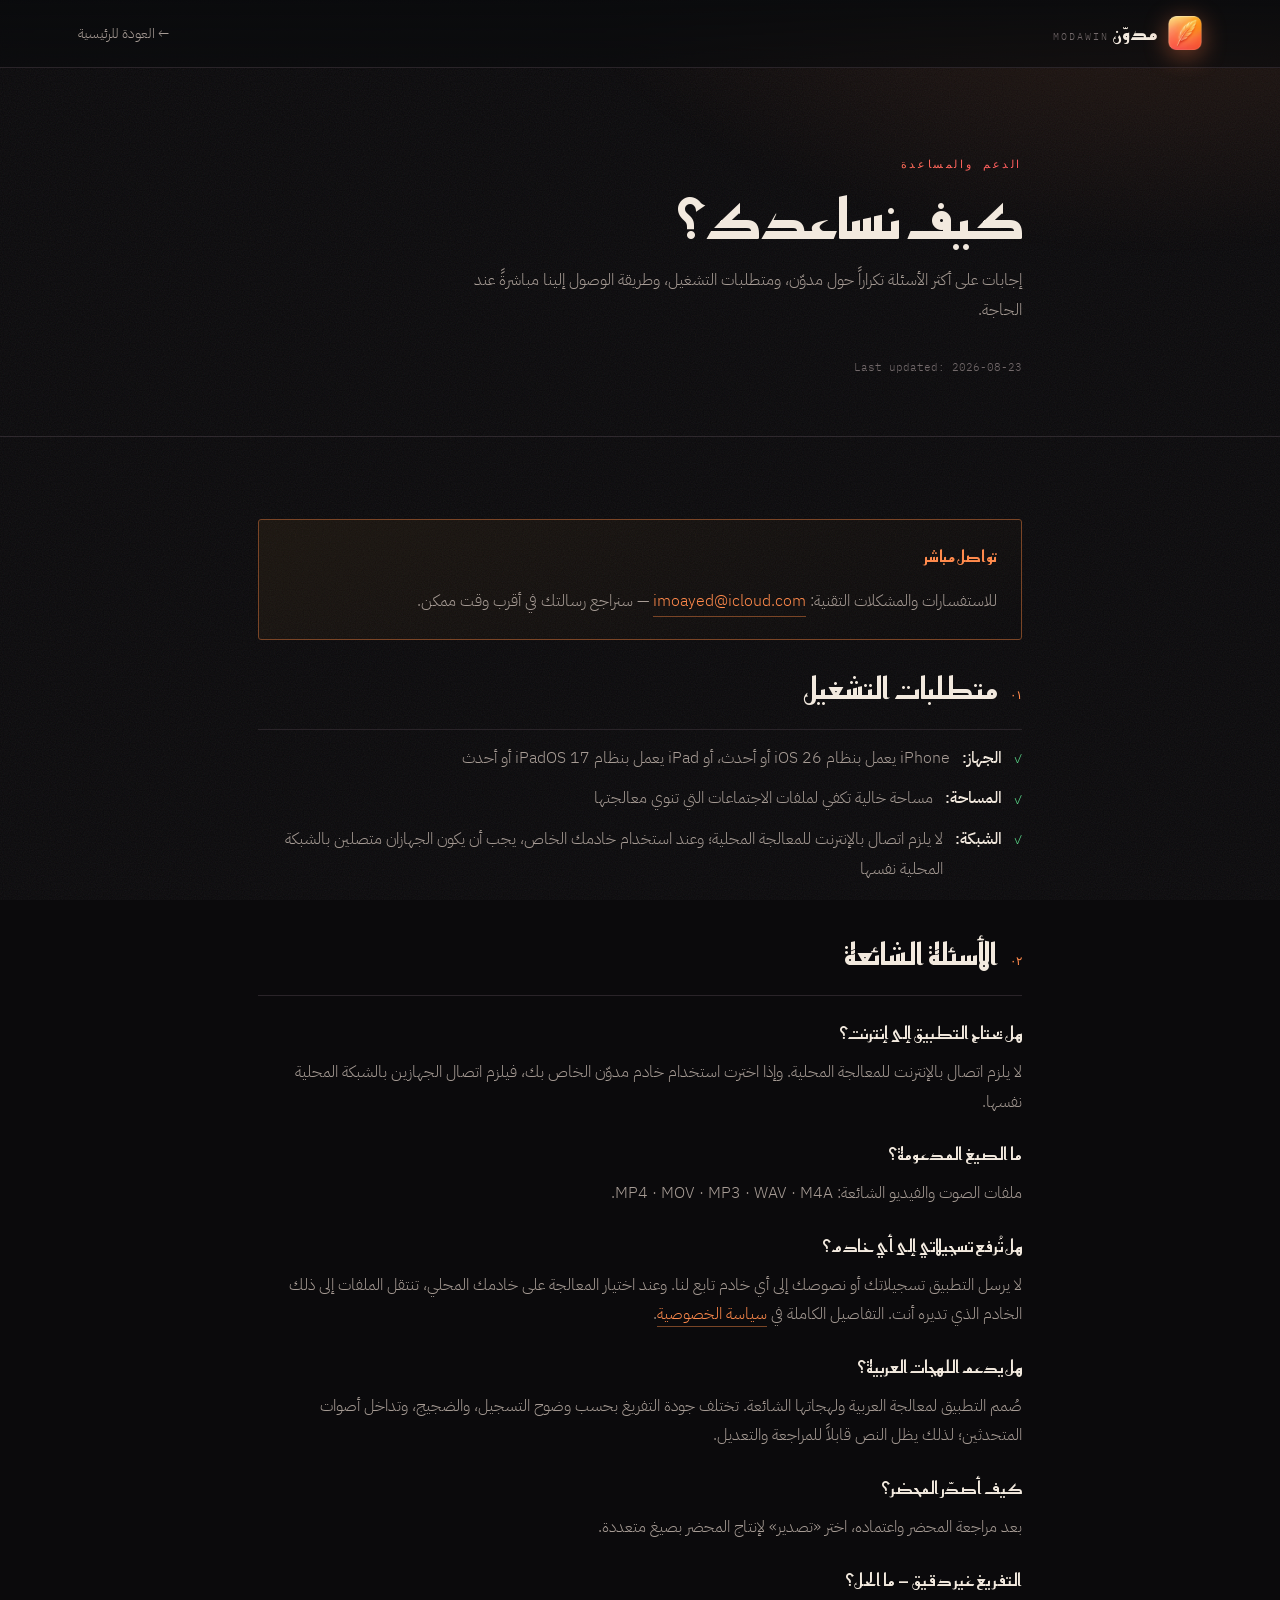
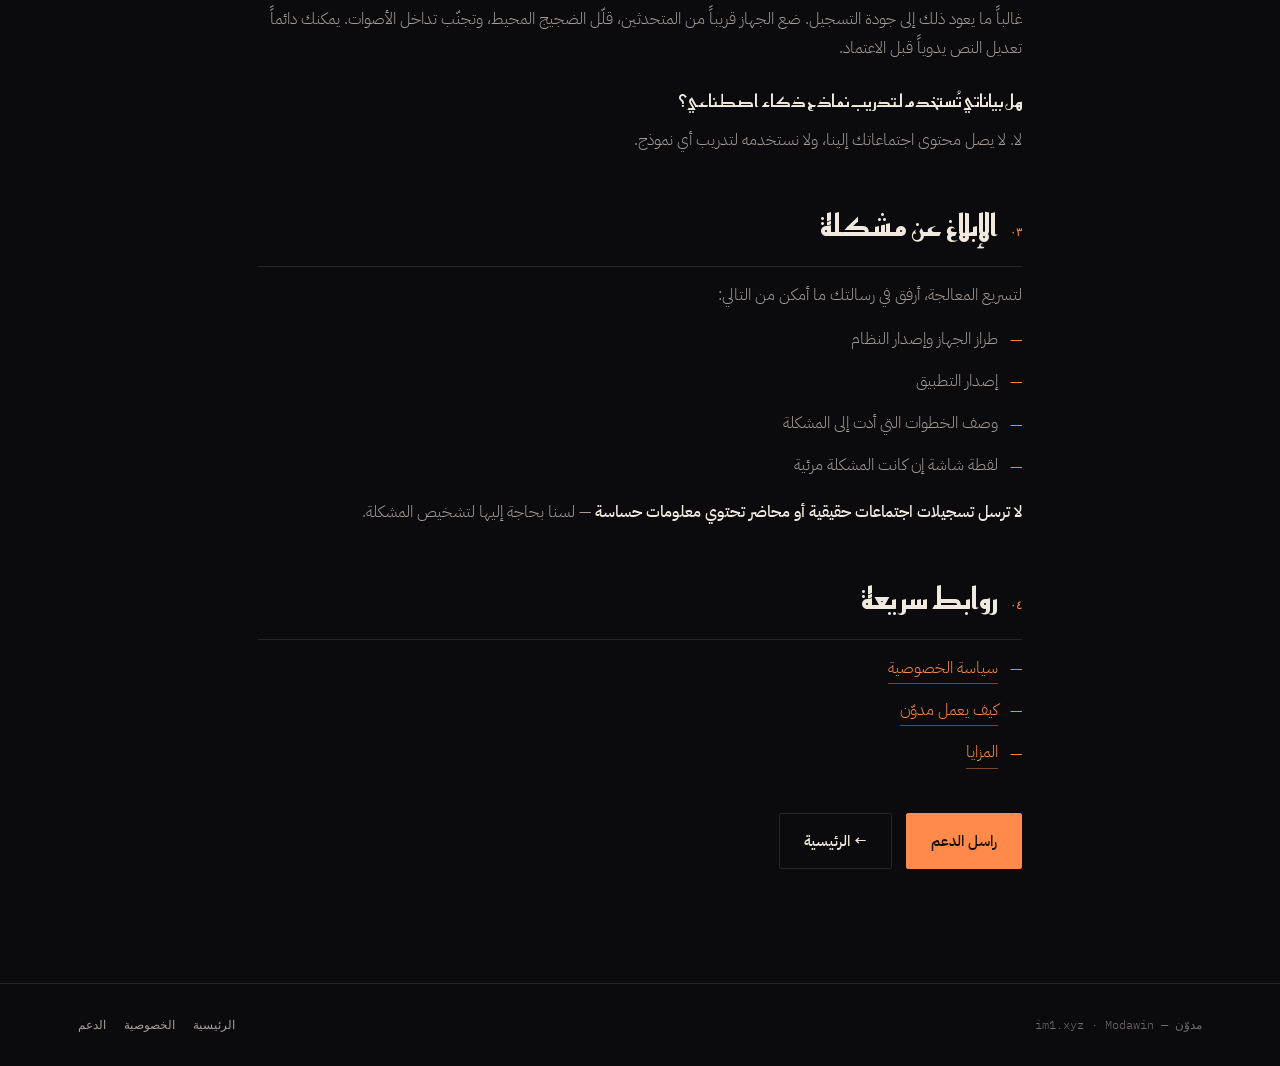
<file: support.html>
<!DOCTYPE html>
<html lang="ar" dir="rtl">
<head>
<meta charset="utf-8">
<meta name="viewport" content="width=device-width, initial-scale=1">
<title>الدعم — مدوّن</title>
<meta name="description" content="صفحة دعم تطبيق مدوّن: الأسئلة الشائعة، متطلبات التشغيل، وطريقة التواصل مع الدعم.">
<meta name="theme-color" content="#0B0A0C">
<link rel="canonical" href="https://im1.xyz/support.html">
<link rel="icon" type="image/png" sizes="64x64" href="icon-64.png">
<link rel="apple-touch-icon" href="apple-touch-icon.png">
<link rel="preconnect" href="https://fonts.googleapis.com">
<link rel="preconnect" href="https://fonts.gstatic.com" crossorigin>
<link href="https://fonts.googleapis.com/css2?family=Reem+Kufi:wght@400..700&family=IBM+Plex+Sans+Arabic:wght@300;400;500;600&family=IBM+Plex+Mono:wght@400&display=swap" rel="stylesheet">
<link rel="stylesheet" href="style.css">
</head>
<body>

<nav>
  <div class="nav-in">
    <a class="brand" href="index.html">
      <div class="mark"><img src="icon-192.png" alt="شعار مدوّن" width="36" height="36"></div>
      <div><b>مدوّن</b> <em>Modawin</em></div>
    </a>
    <a class="back" href="index.html">← العودة للرئيسية</a>
  </div>
</nav>

<header class="page">
  <div class="wrap">
    <span class="kicker">الدعم والمساعدة</span>
    <h1>كيف نساعدك؟</h1>
    <p class="sub">إجابات على أكثر الأسئلة تكراراً حول مدوّن، ومتطلبات التشغيل، وطريقة الوصول إلينا مباشرةً عند الحاجة.</p>
    <p class="updated ltr">Last updated: 2026-08-23</p>
  </div>
</header>

<main class="wrap">

  <div class="callout">
    <p><b>تواصل مباشر</b></p>
    <p>للاستفسارات والمشكلات التقنية: <a class="link ltr" href="mailto:imoayed@icloud.com">imoayed@icloud.com</a> — سنراجع رسالتك في أقرب وقت ممكن.</p>
  </div>

  <section class="doc">
    <h2><span class="num">٠١</span> متطلبات التشغيل</h2>
    <ul class="yes">
      <li><strong>الجهاز:</strong> iPhone يعمل بنظام iOS 26 أو أحدث، أو iPad يعمل بنظام iPadOS 17 أو أحدث</li>
      <li><strong>المساحة:</strong> مساحة خالية تكفي لملفات الاجتماعات التي تنوي معالجتها</li>
      <li><strong>الشبكة:</strong> لا يلزم اتصال بالإنترنت للمعالجة المحلية؛ وعند استخدام خادمك الخاص، يجب أن يكون الجهازان متصلين بالشبكة المحلية نفسها</li>
    </ul>
  </section>

  <section class="doc">
    <h2><span class="num">٠٢</span> الأسئلة الشائعة</h2>

    <h3>هل يحتاج التطبيق إلى إنترنت؟</h3>
    <p>لا يلزم اتصال بالإنترنت للمعالجة المحلية. وإذا اخترت استخدام خادم مدوّن الخاص بك، فيلزم اتصال الجهازين بالشبكة المحلية نفسها.</p>

    <h3>ما الصيغ المدعومة؟</h3>
    <p>ملفات الصوت والفيديو الشائعة: <span class="ltr">MP4 · MOV · MP3 · WAV · M4A</span>.</p>

    <h3>هل تُرفع تسجيلاتي إلى أي خادم؟</h3>
    <p>لا يرسل التطبيق تسجيلاتك أو نصوصك إلى أي خادم تابع لنا. وعند اختيار المعالجة على خادمك المحلي، تنتقل الملفات إلى ذلك الخادم الذي تديره أنت. التفاصيل الكاملة في <a class="link" href="privacy.html">سياسة الخصوصية</a>.</p>

    <h3>هل يدعم اللهجات العربية؟</h3>
    <p>صُمم التطبيق لمعالجة العربية ولهجاتها الشائعة. تختلف جودة التفريغ بحسب وضوح التسجيل، والضجيج، وتداخل أصوات المتحدثين؛ لذلك يظل النص قابلاً للمراجعة والتعديل.</p>

    <h3>كيف أصدّر المحضر؟</h3>
    <p>بعد مراجعة المحضر واعتماده، اختر «تصدير» لإنتاج المحضر بصيغ متعددة.</p>

    <h3>التفريغ غير دقيق — ما الحل؟</h3>
    <p>غالباً ما يعود ذلك إلى جودة التسجيل. ضع الجهاز قريباً من المتحدثين، قلّل الضجيج المحيط، وتجنّب تداخل الأصوات. يمكنك دائماً تعديل النص يدوياً قبل الاعتماد.</p>

    <h3>هل بياناتي تُستخدم لتدريب نماذج ذكاء اصطناعي؟</h3>
    <p>لا. لا يصل محتوى اجتماعاتك إلينا، ولا نستخدمه لتدريب أي نموذج.</p>
  </section>

  <section class="doc">
    <h2><span class="num">٠٣</span> الإبلاغ عن مشكلة</h2>
    <p>لتسريع المعالجة، أرفق في رسالتك ما أمكن من التالي:</p>
    <ul>
      <li>طراز الجهاز وإصدار النظام</li>
      <li>إصدار التطبيق</li>
      <li>وصف الخطوات التي أدت إلى المشكلة</li>
      <li>لقطة شاشة إن كانت المشكلة مرئية</li>
    </ul>
    <p><strong>لا ترسل تسجيلات اجتماعات حقيقية أو محاضر تحتوي معلومات حساسة</strong> — لسنا بحاجة إليها لتشخيص المشكلة.</p>
  </section>

  <section class="doc">
    <h2><span class="num">٠٤</span> روابط سريعة</h2>
    <ul>
      <li><a class="link" href="privacy.html">سياسة الخصوصية</a></li>
      <li><a class="link" href="index.html#how">كيف يعمل مدوّن</a></li>
      <li><a class="link" href="index.html#features">المزايا</a></li>
    </ul>
  </section>

  <p style="margin-top:40px">
    <a class="btn primary" href="mailto:imoayed@icloud.com">راسل الدعم</a>
    <a class="btn" href="index.html" style="margin-inline-start:10px">← الرئيسية</a>
  </p>
</main>

<footer>
  <div class="foot-in">
    <span>مدوّن — Modawin · <span class="ltr">im1.xyz</span></span>
    <span><a href="index.html">الرئيسية</a><a href="privacy.html">الخصوصية</a><a href="support.html">الدعم</a></span>
  </div>
</footer>
</body>
</html>
</file>
<file: style.css>
/* مدوّن — shared design system for secondary pages */
:root{
  --ink:#0B0A0C; --ink-2:#131114; --panel:#17141A; --line:#2A2429;
  --sand:#F2E9DE; --sand-dim:#A79C95; --mute:#736A6B;
  --amber:#FF8A4C; --amber-soft:#7A4526; --signal:#5BD98A;
  --grad:linear-gradient(135deg,#FFC46B,#FF8A4C 55%,#FF5A5F);
  --display:"Reem Kufi",serif; --body:"IBM Plex Sans Arabic",sans-serif; --mono:"IBM Plex Mono",monospace;
}
*{box-sizing:border-box;margin:0;padding:0}
html{scroll-behavior:smooth}
body{background:var(--ink);color:var(--sand);font-family:var(--body);font-weight:300;
  line-height:1.85;-webkit-font-smoothing:antialiased;position:relative;min-height:100vh}
body::before{content:"";position:fixed;inset:0;z-index:0;pointer-events:none;opacity:.14;
  background-image:url("data:image/svg+xml,%3Csvg xmlns='http://www.w3.org/2000/svg' width='200' height='200'%3E%3Cfilter id='n'%3E%3CfeTurbulence type='fractalNoise' baseFrequency='.85' numOctaves='3'/%3E%3C/filter%3E%3Crect width='200' height='200' filter='url(%23n)' opacity='.5'/%3E%3C/svg%3E")}
body::after{content:"";position:fixed;inset:0;z-index:0;pointer-events:none;
  background:radial-gradient(1000px 560px at 90% -10%,rgba(255,138,76,.13),transparent 62%)}
.wrap{position:relative;z-index:1;max-width:820px;margin-inline:auto;padding-inline:28px}
.mono{font-family:var(--mono);letter-spacing:.04em}
.ltr{direction:ltr;unicode-bidi:isolate;display:inline-block}

nav{position:sticky;top:0;z-index:40;backdrop-filter:blur(14px);
  background:linear-gradient(to bottom,rgba(10,11,13,.95),rgba(10,11,13,.65));border-bottom:1px solid var(--line)}
.nav-in{display:flex;align-items:center;justify-content:space-between;gap:20px;padding-block:15px;
  max-width:1180px;margin-inline:auto;padding-inline:28px}
.brand{display:flex;align-items:center;gap:11px;text-decoration:none;color:var(--sand)}
.mark{width:34px;height:34px;flex:0 0 34px}
.mark img{width:100%;height:100%;display:block;filter:drop-shadow(0 5px 12px rgba(255,122,69,.45))}
.brand b{font-family:var(--display);font-weight:600;font-size:1.24rem}
.brand em{font-style:normal;font-family:var(--mono);font-size:.62rem;color:var(--mute);letter-spacing:.2em;text-transform:uppercase}
.nav-in a.back{color:var(--sand-dim);text-decoration:none;font-size:.9rem;transition:color .25s}
.nav-in a.back:hover{color:var(--amber)}

header.page{padding-block:clamp(48px,7vw,86px) clamp(28px,4vw,44px);border-bottom:1px solid var(--line)}
.kicker{font-family:var(--mono);font-size:.68rem;letter-spacing:.24em;display:block;margin-bottom:14px;
  background:var(--grad);-webkit-background-clip:text;background-clip:text;color:transparent}
h1{font-family:var(--display);font-weight:700;font-size:clamp(2.1rem,5vw,3.4rem);line-height:1.18;letter-spacing:-.01em}
header.page p.sub{color:var(--sand-dim);margin-top:14px;max-width:56ch}
.updated{font-family:var(--mono);font-size:.7rem;color:var(--mute);margin-top:18px}

main{padding-block:clamp(38px,5vw,60px) clamp(60px,8vw,100px)}
section.doc{margin-bottom:44px;scroll-margin-top:90px}
h2{font-family:var(--display);font-weight:600;font-size:clamp(1.35rem,2.6vw,1.85rem);
  margin-bottom:14px;padding-bottom:12px;border-bottom:1px solid var(--line);display:flex;align-items:baseline;gap:12px}
h2 .num{font-family:var(--mono);font-size:.72rem;color:var(--amber);font-weight:400}
h3{font-family:var(--display);font-weight:500;font-size:1.08rem;margin:22px 0 8px;color:var(--sand)}
p{color:var(--sand-dim);margin-bottom:14px}
p strong,li strong{color:var(--sand);font-weight:500}
ul{list-style:none;display:grid;gap:11px;margin:6px 0 16px}
ul li{display:flex;gap:12px;align-items:flex-start;color:var(--sand-dim)}
ul li::before{content:"—";color:var(--amber);flex:0 0 auto;margin-top:.1em}
ul.no li::before{content:"✕";color:var(--signal);font-family:var(--mono);font-size:.78rem;margin-top:.3em}
ul.yes li::before{content:"✓";color:var(--signal);font-family:var(--mono);font-size:.82rem;margin-top:.25em}

.callout{border:1px solid var(--amber-soft);background:linear-gradient(160deg,rgba(233,161,59,.07),transparent);
  border-radius:3px;padding:22px 24px;margin:22px 0}
.callout p:last-child{margin-bottom:0}
.callout b{color:var(--amber);font-weight:600;font-family:var(--display)}

.toc{border:1px solid var(--line);background:var(--ink-2);border-radius:3px;padding:20px 24px;margin-bottom:40px}
.toc b{font-family:var(--mono);font-size:.68rem;letter-spacing:.2em;color:var(--mute);display:block;margin-bottom:12px}
.toc ol{list-style:none;counter-reset:t;display:grid;gap:7px}
.toc li{counter-increment:t}
.toc a{color:var(--sand-dim);text-decoration:none;font-size:.92rem;transition:color .2s}
.toc a::before{content:counter(t,decimal-leading-zero)" ";font-family:var(--mono);font-size:.7rem;color:var(--amber)}
.toc a:hover{color:var(--amber)}

table.data{width:100%;border-collapse:collapse;margin:18px 0;font-size:.92rem}
table.data th,table.data td{border:1px solid var(--line);padding:11px 14px;text-align:start;vertical-align:top}
table.data th{background:var(--ink-2);font-weight:500;color:var(--sand);font-family:var(--display)}
table.data td{color:var(--sand-dim)}
.wrapscroll{overflow-x:auto}

a.link{color:var(--amber);text-decoration:none;border-bottom:1px solid var(--amber-soft)}
a.link:hover{border-bottom-color:var(--amber)}
.btn{display:inline-flex;align-items:center;gap:10px;padding:13px 24px;border-radius:2px;font-weight:500;
  font-size:.95rem;text-decoration:none;border:1px solid var(--line);color:var(--sand);
  transition:transform .22s cubic-bezier(.2,.7,.3,1),border-color .25s,color .25s}
.btn:hover{border-color:var(--amber);color:var(--amber);transform:translateY(-2px)}
.btn.primary{background:var(--amber);color:#170F03;border-color:var(--amber)}
.btn.primary:hover{color:#170F03;box-shadow:0 14px 34px -16px rgba(233,161,59,.7)}

footer{border-top:1px solid var(--line);padding-block:30px;font-family:var(--mono);font-size:.72rem;color:var(--mute)}
.foot-in{max-width:1180px;margin-inline:auto;padding-inline:28px;display:flex;justify-content:space-between;
  gap:16px;flex-wrap:wrap;align-items:center}
footer a{color:var(--sand-dim);text-decoration:none;margin-inline-start:18px}
footer a:hover{color:var(--amber)}
:focus-visible{outline:2px solid var(--amber);outline-offset:3px}
@media(max-width:620px){.foot-in{flex-direction:column;align-items:flex-start}footer a{margin:0 0 0 18px}}
</file>
